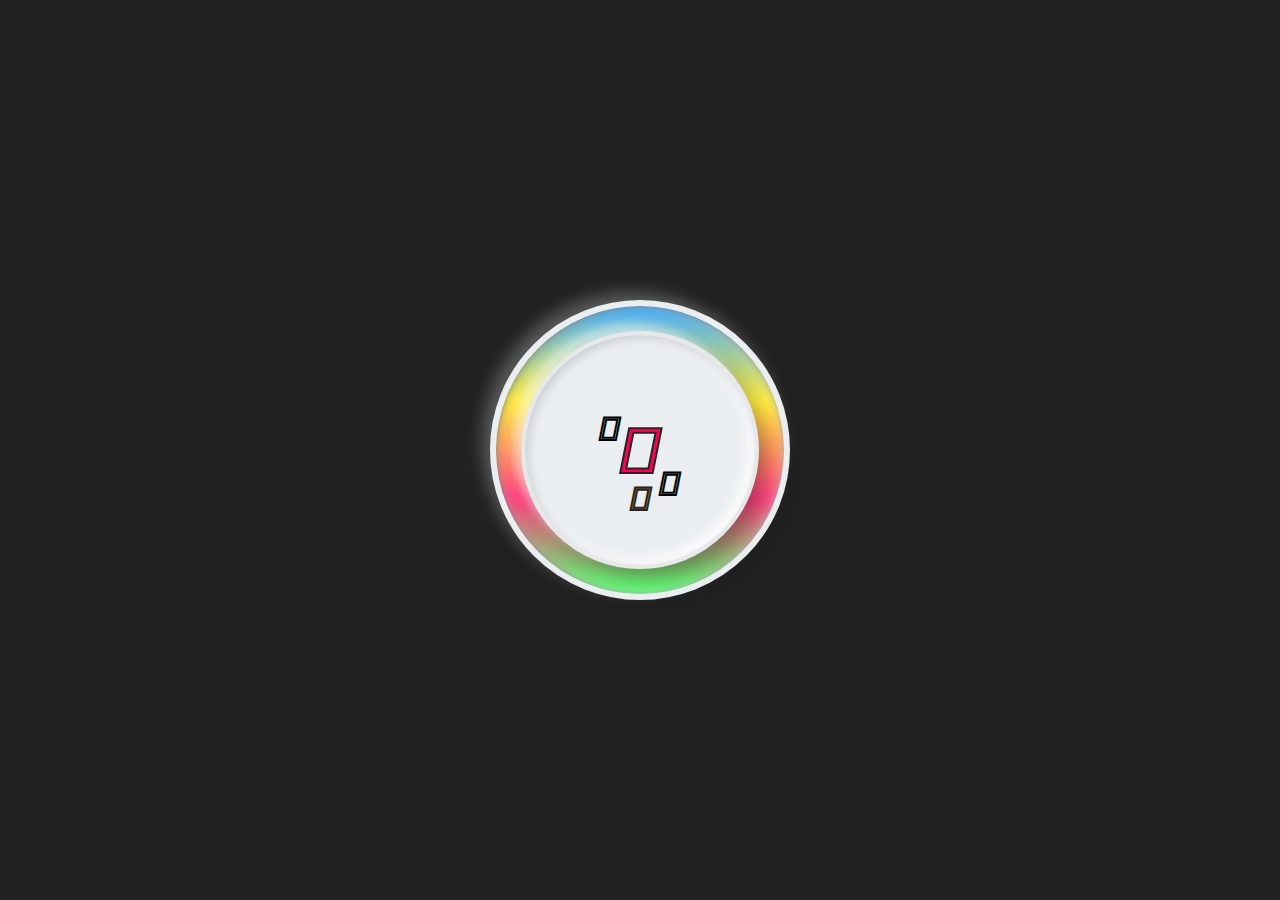
<file: index.html>
<!DOCTYPE html>
<html>
    <head>
        <title>
            Aagam Portfolio Site
        </title>
        <meta charset="utf-8">
        <meta name="viewport" content="width=device-width,initial-scale=1">
        <link rel="icon" type="image/x-icon" href="./images/logo.jpg">
        <!----CSS---->
        <link rel="stylesheet" href="css/style.css" type="text/css">
        <link rel="stylesheet" href="css/pink.css" type="text/css">

        <link rel="stylesheet" class="alt-style" title="pink" href="./css/pink.css" type="text/css">
        <link rel="stylesheet" class="alt-style" title="blue" href="./css/blue.css" type="text/css">
        <link rel="stylesheet" class="alt-style" title="yellow" href="./css/yellow.css" type="text/css">
        <link rel="stylesheet" class="alt-style" title="orange" href="./css/orange.css" type="text/css">
        <link rel="stylesheet" class="alt-style" title="green" href="./css/green.css" type="text/css">

        <link rel="stylesheet" href="./css/styleSwitcher.css" type="text/css">
        <link rel="stylesheet" 
        href="https://cdnjs.cloudflare.com/ajax/libs/font-awesome/6.1.0/css/all.min.css"
        integrity="sha512-10/jx2EXwxxWqCLX/hHth/vu2KY3jCF70dCQB8TSgNjbCVAC/8vai53GfMDrO2Emgwccf2pJqxct9ehpzG+MTw==" 
        crossorigin="anonymous" referrerpolicy="no-referrer" />

        <link rel="stylesheet" href="https://stackpath.bootstrapcdn.com/font-awesome/4.7.0/css/font-awesome.min.css">
        <link rel="preconnect" href="https://fonts.googleapis.com">
        <link rel="preconnect" href="https://fonts.gstatic.com" crossorigin>
        <link href="https://fonts.googleapis.com/css2?family=Rubik:ital,wght@0,500;0,700;1,900&display=swap" rel="stylesheet">
        <link href="https://fonts.googleapis.com/css2?family=Montserrat:wght@400;500;600;700&display=swap" rel="stylesheet">
    </head>

    <div class="preloader">
    <div class="loader">
        <div class="rocket">
          <i class="fa-solid fa-rocket"></i>
          <i class="fa-solid fa-fire"></i>
          <i class="fa-solid fa-cloud" style="--i:0"></i>
          <i class="fa-solid fa-cloud" style="--i:1"></i>
          <i class="fa-solid fa-cloud" style="--i:2"></i>
          <i class="fa-solid fa-cloud" style="--i:3"></i>
        </div>
        <span><i></i></span>
      </div>
    </div> 


    <body class="dark">
        <!---main container-->
        <div class="main-container">
            <div class="aside">
               <div class="asider-inner">
                <div class="logo">
                    <a href="#">Aagam</a>
                </div>

                <div class="nav-toggle"> 
                    <span>
                        
                    </span>
                </div>

                <ul class="nav">
                    <li>
                        <a href="#home" class="active"><i class="fa fa-home" aria-hidden="true"></i>Home</a>
                    </li>
                    <li>
                        <a href="#about"><i class="fa fa-user" aria-hidden="true"></i>About</a>
                    </li>
                    <li>
                        <a href="#blog"><i class="fa fa-product-hunt" aria-hidden="true"></i>Projects</a>
                    </li>
                    <li>
                        <a href="#service"><i class="fa fa-list" aria-hidden="true"></i>Domains</a>
                    </li>
                    <li>
                        <a href="#portfolio"><i class="fa fa-certificate" aria-hidden="true"></i>Certificate</a>
                    </li>
                    <li>
                        <a href="#contact"><i class="fa fa-comment" aria-hidden="true"></i>Contact</a>
                    </li>

                </ul>

                <div class="copyright-text">
                    &copy; 2023 | Aagam@gl01
                </div>
              </div>
            </div>

            <div class="main-content">
                <section class="home section active" id="home">
                    <div class="container">
                        <div class="intro">
                            <img src="./images/newImageMe.jpg" alt="profile" class="shadow-dark">
                            <h1>Aagam Jain</h1>
                            <p>Full stack developer || Pre Final undergraduate</p>
                            <div class="social">
                               <a href="https://www.linkedin.com/in/aagam-jain-gl01/" target="_blank"><i class="fa fa-linkedin" aria-hidden="true"></i></a>
                               <a href="https://www.instagram.com/jain.aagam.124/" target="_blank"><i class="fa fa-instagram" aria-hidden="true"></i></a>
                               <a href="https://github.com/getlost01" target="_blank"><i class="fa fa-github" aria-hidden="true"></i></a>
                               <a href="https://www.stopstalk.com/user/profile/Getlost01" target="_blank"><i class="fa fa-ban" aria-hidden="true"></i></a>
                            </div>
                        </div>
                    </div>
                </section>





                <section class="about section" id="about">
                    <div class="container">
                        <div class="row">
                            <div class="section-title padd-15">
                               <h2>About me</h2>
                            </div>
                        </div>
                        <div class="row">
                            <div class="about-con padd-15">
                                <div class="row">
                                    <div class="about-text padd-15">
                                        <h3>
                                            I'm Aagam Jain and <span> Potential Learner (^_^)</span>
                                        </h3>
                                        <p>
                                            Hi! My name is Aagam Jain. I'm a very dedicated and hardworking person who always thrives working on end-to-end products.
                                             With my experience and knowledge, I learn many skills and make many successful projects.
                                             I enjoyed every step of creation, learning, development, and collaboration.
                                        </p>
                                    </div>
                                </div>
                                <div class="row">
                                    <div class="personal-info padd-15">
                                        <div class="row">
                                            <div class="info-item padd-15">
                                                <p>Degree Persuing: <span> B-Tech C.S.E </span></p>
                                            </div>
                                            <div class="info-item padd-15">
                                                <p>Graduation Year: <span> 2024 </span></p>
                                            </div>
                                            <div class="info-item padd-15">
                                                <p>Age: <span> 21 </span></p>
                                            </div>
                                            <div class="info-item padd-15">
                                                <p>City: <span> Lalitpur (U.P) </span></p>
                                            </div>
                                            <div class="info-item padd-15">
                                                <p>E-mail: <span> aagamjain573 @gmail.com </span></p>
                                            </div>
                                            <div class="info-item padd-15">
                                                <p>FreeLance / Intern: <span> Available </span></p>
                                            </div>
                                        </div>
                                        <div class="row">
                                            <div class="buttons">
                                                <a href="https://docs.google.com/document/d/1kqJ16duGprASGlyAyKkT2o8Bh09reb6WLNxZLC_KqbY/edit?usp=sharing" target="_blank" class="btn">Download CV</a>
                                                <a href="#contact" class="btn hire-me" data-section-index="1">Hire Me</a>
                                            </div>
                                        </div>
                                    </div>
                                    <div class="skills padd-15">
                                        <div class="row">
                                            <div class="skill-items padd-15">
                                                <h5>Front End(Bootstrap, React, and Javascript)</h5>
                                                <div class="progress">
                                                    <div class="progress-in" style="width: 90%"></div>
                                                </div>
                                            </div>
                                            <div class="skill-items padd-15">
                                                <h5>Back End(NodeJs, Express, SQL, MongoDB, ...)</h5>
                                                <div class="progress">
                                                    <div class="progress-in" style="width: 95%"></div>
                                                </div>
                                            </div>
                                            <div class="skill-items padd-15">
                                                <h5>Data Structure and Algorithm</h5>
                                                <div class="progress">
                                                    <div class="progress-in" style="width: 85%"></div>
                                                </div>
                                            </div>
                                            <div class="skill-items padd-15">
                                                <h5>Competitive Programming</h5>
                                                <div class="progress">
                                                    <div class="progress-in" style="width: 85%"></div>
                                                </div>
                                            </div>
                                        </div>
                                    </div>
                                </div>

                                <div class="row">
                                    <div class="education padd-15">
                                         <h3 class="title">Education</h3>
                                         <div class="row">
                                           <div class="timeline-box">
                                             <div class="timeline shadow-dark">
                                                <!-- Item 1 -->
                                              <div class="timeline-item">
                                                 <div class="circle-dot"></div>
                                                 <h6 class="timeline-date">
                                                    <i class="fa fa-calendar" aria-hidden="true"></i> 2020 - Present
                                                 </h6>
                                                 <h4 class="timeline-title">Bachelor of Technology in Computer Science</h4>
                                                 <p class="timeline-text">Currently, I am a Pre Final undergraduate at <a href="http://csjmu.ac.in/school-of-engineering-and-technology" target="_blank"><span>UIET CSJM 
                                                    University Kanpur</span></a> , here I am studying Computer Science to pursuing my technical degree in the subject of Engineering. </p>
                                              </div>
                                                <!-- Item 2 -->
                                            <div class="timeline-item">
                                                <div class="circle-dot"></div>
                                                <h6 class="timeline-date">
                                                   <i class="fa fa-calendar" aria-hidden="true"></i> 2007 - 2019 
                                                </h6>
                                                <h4 class="timeline-title">Primary and Secondary Education</h4>
                                                <p class="timeline-text">I have completed all my primary and secondary from <a href="http://sdslalitpur.org/" target="_blank"><span>St. Dominic Savio convent
                                                    School Lalitpur</span></a> through ICSE Board with my subjects of P.C.M & CS. </p>
                                             </div>
                                           </div>
                                           </div>
                                        </div>
                                    </div>
                                    <div class="experience padd-15">
                                        <h3 class="title">Experience</h3>
                                        <div class="row">
                                            <div class="timeline-box">
                                              <div class="timeline shadow-dark">
                                                 <!-- Item 1 -->
                                               <div class="timeline-item">
                                                  <div class="circle-dot"></div>
                                                  <h6 class="timeline-date">
                                                     <i class="fa fa-calendar" aria-hidden="true"></i> July 2021 - Jan 2022
                                                  </h6>
                                                  <h4 class="timeline-title"> Codechef UIET Kanpur Club </h4>
                                                  <p class="timeline-text">I have completed a 6-month tenure as <a href="https://drive.google.com/file/d/151oKJxcRM2oRaJBzFfv3NCact62H9kq5" target="_blank"><span>Club leader</span></a>  of the Codechef UIET Kanpur chapter and as president, I have hosted 5+ coding contests and 10+ virtual events. </p>
                                               </div>
                                                 <!-- Item 2 -->
                                             <div class="timeline-item">
                                                 <div class="circle-dot"></div>
                                                 <h6 class="timeline-date">
                                                    <i class="fa fa-calendar" aria-hidden="true"></i> Jul 2021 - Dec 2021
                                                 </h6>
                                                 <h4 class="timeline-title">E-Cell IIT Bombay</h4>
                                                 <p class="timeline-text">I have completed my 6-month tenure with E-Cell IIT Bombay join as a<a href="https://drive.google.com/file/d/1HxX9pfWKnmOu65i4T4zXjJJEmOv6Emi0/view" target="_blank"><span> 
                                                    Campus Representative </span></a> program, here I promote and learn much more about Entrepreneurship and how to begin your StartUp. </p>
                                              </div>
                                               <!-- Item 2 -->
                                             <div class="timeline-item">
                                                <div class="circle-dot"></div>
                                                <h6 class="timeline-date">
                                                   <i class="fa fa-calendar" aria-hidden="true"></i> Jul 2021 - Nov 2021
                                                </h6>
                                                <h4 class="timeline-title">Coding Ninja</h4>
                                                <p class="timeline-text">I have complete my 5-month tenure with Coding Ninja join as a <a href="https://drive.google.com/file/d/1sEwl7MsHv4ktfawxL6MMUc7nWglt8nIU/view" target="_blank"><span> 
                                                    Campus Ambassador </span></a> program, with the help of Coding Ninja I try to influence the coding culture in our college.</p>
                                             </div>
                                            </div>
                                            </div>
                                         </div>
                                    </div>
                                </div>
                            </div>
                        </div>
                    </div>
                </section>

                



                <section class="services section" id="service">
                    <div class="container">
                        <div class="row">
                            <div class="section-title padd-15">
                               <h2>Domains</h2>
                            </div>
                        </div>
                        <div class="row">

                            <div class="services-item padd-15">
                                <div class="service-item-inner">
                                    <div class="icon"><i class="fa fa-desktop" aria-hidden="true"></i></div>
                                    <h4>Full stack Web Development</h4>
                                    <p><strong>Front End Development</strong></p>
                                    <p>Tailwind CSS, Bootstrap, React, NextJS</p>
                                    <p><strong>Backend End Development</strong></p>
                                    <p>NodeJS, ExpressJS, Postgre SQL, Mongoose, REST APIs, NestJS </p>
                                    <a href="https://github.com/getlost01?tab=repositories" target="_blank"><span class="outer-links">View Projects</span></a>
                                </div>
                            </div>

                            <div class="services-item padd-15">
                                <div class="service-item-inner">
                                    <div class="icon"><i class="fa fa-object-group" aria-hidden="true"></i></div>
                                    <h4>Data Structure and Algorithms</h4>
                                    <p>Algorithmic-Toolbox : <a href="https://github.com/getlost01/ALGORITHMIC-TOOLBOX" target="_blank"><span class="outer-links">My Codes</span></a></p>
                                    <p>College-DSA Repo : <a href="https://github.com/getlost01/DSA" target="_blank"><span class="outer-links">My Codes</span></a></p>
                                    <p>College-DAA Repo : <a href="https://github.com/getlost01/DAA" target="_blank"><span class="outer-links">My Codes</span></a></p>
                                </div>
                            </div>

                            <div class="services-item padd-15">
                                <div class="service-item-inner">
                                    <div class="icon"><i class="fa fa-code" aria-hidden="true"></i></div>
                                    <h4>Competitive Programming</h4>
                                    <p>CodeChef : <a href="https://www.codechef.com/users/getlost01" target="_blank"><span class="outer-links">Getlost01</span></a><br>
                                    CodeForces : <a href="https://codeforces.com/profile/getlost01" target="_blank"><span class="outer-links">Getlost01</span></a> <br>
                                    HackerRank : <a href="https://www.hackerrank.com/getlost01" target="_blank"><span class="outer-links">Getlost01</span></a></p>
                                </div>
                            </div>

                            <div class="services-item padd-15">
                                <div class="service-item-inner">
                                    <div class="icon"><i class="fa fa-file-code-o" aria-hidden="true"></i></div>
                                    <h4>Languages</h4>
                                    <p>Programming Languages : <br> <a href="https://github.com/getlost01" target="_blank"><span class="outer-links"> C / C++ / Java </span></a></p>
                                    <p>Developement Languages : <br><a href="https://github.com/getlost01" target="_blank"><span class="outer-links">HTML / CSS / Javascript / PHP / SQL </span></a></p>
                                </div>
                            </div>

                            <div class="services-item padd-15">
                                <div class="service-item-inner">
                                    <div class="icon"><i class="fa fa-pencil-square-o" aria-hidden="true"></i></div>
                                    <h4>Blog Writing</h4>
                                    <p>CodeChef Blogs : <a href="https://discuss.codechef.com/u/getlost01" target="_blank"><span class="outer-links">My Blogs</span></a></p>
                                    <p>BlogSpot Blogs : <a href="https://learningcompprogramming.blogspot.com" target="_blank"><span class="outer-links">My Blogs</span></a></p>
                                </div>
                            </div>

                            <div class="services-item padd-15">
                                <div class="service-item-inner">
                                    <div class="icon"><i class="fa fa-users" aria-hidden="true"></i></div>
                                    <h4>Community Management</h4>
                                    <p>CodeChef UIET-K : <a href="https://www.codechef.com/campus_chapter/CodeChef_UIET_Kanpur_Chapter" target="_blank"><span class="outer-links">President</span></a></p>
                                    <p>E-Cell IIT Bombay: <a href="https://www.ecell.in/certificate/certi?email=aagamjain573@gmail.com&year=2021-2022" target="_blank"><span class="outer-links">Campus Manager</span></a></p>
                                </div>
                            </div>
                        </div>
                    </div> 
                </section>


                <section class="Portfolio services section" id="portfolio">
                    <div class="container">
                        <div class="row">
                            <div class="section-title padd-15">
                               <h2>Certificate</h2>
                            </div>
                        </div>
                        <div class="row">
                            <div class="services-item padd-15">
                                <div class="service-item-inner">
                                    <div class="icon"><i class="fa fa-first-order" aria-hidden="true"></i></div>
                                    <h4>ICPC</h4>
                                    <p>Asia Amritapuri-2021 : <a href="https://drive.google.com/file/d/1-YZRHyLj0wBnMbw6xYK0HEoM8eWnnaz8/view?usp=sharing" target="_blank"><span class="outer-links">View Certificate</span></a></p>
                                    <p>Asia Kanpur-2022 : <a href="https://drive.google.com/file/d/16C7QehaFL3IvWsP9zYYMJTstEXJqtgDZ/view" target="_blank"><span class="outer-links">View Certificate</span></a></p>
                                </div>
                            </div>

                            <div class="services-item padd-15">
                                <div class="service-item-inner">
                                    <div class="icon"><i class="fa fa-first-order" aria-hidden="true"></i></div>
                                    <h4>SnacKDown</h4>
                                    <p>SnacKDown-2021 : <a href="https://drive.google.com/file/d/1K-nm4O1k7FHf_Fl3mPUIW8AqXsZcQoOe/view" target="_blank"><span class="outer-links">View Certificate</span></a></p>
                                </div>
                            </div>


                            <div class="services-item padd-15">
                                <div class="service-item-inner">
                                    <div class="icon"><i class="fa fa-window-restore" aria-hidden="true"></i></div>
                                    <h4>Front End Development</h4>
                                    <p>Coursera : <a href="https://coursera.org/share/7bdc5970ab3afe25a7cad201ac4518ad" target="_blank"><span class="outer-links">View Certificate</span></a></p>
                                </div>
                            </div>


                            <div class="services-item padd-15">
                                <div class="service-item-inner">
                                    <div class="icon"><i class="fa fa-window-restore" aria-hidden="true"></i></div>
                                    <h4>Algorithmic-Toolbox</h4>
                                    <p>Coursera : <a href="https://coursera.org/share/69b1e85149800c6adf3e3c87f6a38df7" target="_blank"><span class="outer-links">View Certificate</span></a></p>
                                </div>
                            </div>


                            <div class="services-item padd-15">
                                <div class="service-item-inner">
                                    <div class="icon"><i class="fa fa-code" aria-hidden="true"></i></div>
                                    <h4>Problem Solving</h4>
                                    <p>intermediate : <a href="https://www.hackerrank.com/certificates/d5dbaae46173" target="_blank"><span class="outer-links">View Certificate</span></a></p>
                                    <p>Basic : <a href="https://www.hackerrank.com/certificates/3c729a3928f4" target="_blank"><span class="outer-links">View Certificate</span></a></p>
                                </div>
                            </div>

                        
                            <div class="services-item padd-15">
                                <div class="service-item-inner">
                                    <div class="icon"><i class="fa fa-file-code-o" aria-hidden="true"></i></div>
                                    <h4>Languages</h4>
                                    <p>Java : <a href="https://www.hackerrank.com/certificates/809f524954e5" target="_blank"><span class="outer-links">View Certificate</span></a></p>
                                    <p>Javascript : <a href="https://www.hackerrank.com/certificates/d2dcdd2cfbda" target="_blank"><span class="outer-links">View Certificate</span></a></p>
                                </div>
                            </div>


                            <div class="services-item padd-15">
                                <div class="service-item-inner">
                                    <div class="icon"><i class="fa fa-file-code-o" aria-hidden="true"></i></div>
                                    <h4>Framework / Libraries</h4>
                                    <p>React : <a href="https://www.hackerrank.com/certificates/5b5900b6f9e8" target="_blank"><span class="outer-links">View Certificate</span></a></p>
                                </div>
                            </div>


                            <div class="services-item padd-15">
                                <div class="service-item-inner">
                                    <div class="icon"><i class="fa fa-users" aria-hidden="true"></i></div>
                                    <h4>Community Work</h4>
                                    <p>CodeChef UIET-K : <a href="https://drive.google.com/file/d/151oKJxcRM2oRaJBzFfv3NCact62H9kq5" target="_blank"><span class="outer-links">View Certificate</span></a></p>
                                    <p>E-Cell IIT Bombay : <a href="https://drive.google.com/file/d/1HxX9pfWKnmOu65i4T4zXjJJEmOv6Emi0/view?usp=sharing" target="_blank"><span class="outer-links">View Certificate</span></a></p>
                                    <p>Coding Ninja : <a href="https://drive.google.com/file/d/1sEwl7MsHv4ktfawxL6MMUc7nWglt8nIU/view?usp=sharing" target="_blank"><span class="outer-links">View Certificate</span></a></p>
                                </div>
                            </div>
                        </div>
                    </div> 
                </section>



                <section class="blog section" id="blog">
                    <div class="container">
                        <div class="row">
                            <div class="section-title padd-15">
                               <h2>Latest Projects</h2>
                            </div>
                        </div>
                        <div class="row">


                            <div class="blog-item padd-15">
                                <div class="blog-item-inner shadow-dark">
                                    <div class="blog-img">
                                        <img src="images/postman.png" alt="blog">
                                        <div class="blog-date">
                                            26 Dec 2022
                                        </div>
                                    </div>
                                    <div class="blog-info">
                                        <h4 class="blog-title"> Postgre-APIs-App </h4>
                                        <p class="blog-discription">TThis is a Node.js Blog REST APIs App web application that allows users to create, read, update, and delete (CRUD) blog posts.
                                            This is the assignment given by eazypg.in for a fullstack intern.</p>
                                        <p class="blog-tags"> Visit : <a href="https://documenter.getpostman.com/view/25076245/2s8Z6vaEwE">Here</a> </p>
                                        <p class="blog-tags"> Tags : <a href="https://github.com/getlost01/Postgre-APIs-App">NodeJS, Express Router, PostgreSQL, Javascript, Postman</a> </p>
                                    </div>
                                </div>
                            </div>


                            <div class="blog-item padd-15">
                                <div class="blog-item-inner shadow-dark">
                                    <div class="blog-img">
                                        <img src="images/inventory app.png" alt="blog">
                                        <div class="blog-date">
                                            13 Dec 2022
                                        </div>
                                    </div>
                                    <div class="blog-info">
                                        <h4 class="blog-title">Inventory App</h4>
                                        <p class="blog-discription">This is the react inventory management application for managing dynamic inventory, on the Product page.
                                            This is the assignment given by wendor for a fullstack intern.  </p>
                                        <p class="blog-tags"> Visit : <a href="https://inventoryapp-aagam.netlify.app/">Here</a> </p>
                                        <p class="blog-tags">Tags : <a href="https://github.com/getlost01/InventoryAppFrontend">NodeJS, React, Mongoose, CORS, JWT, BCRYPT Javascript, CSS</a>  </p>
                                    </div>
                                </div>
                            </div>


                            <div class="blog-item padd-15">
                                <div class="blog-item-inner shadow-dark">
                                    <div class="blog-img">
                                        <img src="images/uietconnect.png" alt="blog">
                                        <div class="blog-date">
                                            Mid-Nov 2022
                                        </div>
                                    </div>
                                    <div class="blog-info">
                                        <h4 class="blog-title"> UIET Connect</h4>
                                        <p class="blog-discription">To connect with the UIET alums community and seniors, this platform support juniors in getting news & updates on alums and facilitates them to interact with alums.</p>
                                        <p class="blog-tags"> Visit : <a href="https://uietconnect.onrender.com/" target="_blank"> Link </a> </p>
                                        <p class="blog-tags"> Tags : <a href="https://github.com/getlost01/connectuiet" target="_blank"> NodeJS, React, Mongoose, CORS, JWT, BCRYPT Javascript, CSS </a> </p>
                                    </div>
                                </div>
                            </div>


                            <div class="blog-item padd-15">
                                <div class="blog-item-inner shadow-dark">
                                    <div class="blog-img">
                                        <img src="images/votingms.jpeg" alt="blog">
                                        <div class="blog-date">
                                            Mid-Nov 2022
                                        </div>
                                    </div>
                                    <div class="blog-info">
                                        <h4 class="blog-title"> Voting Managment System</h4>
                                        <p class="blog-discription"> This DBMS project have developed on PHP, MYSql, and web technologies. For college project.</p>
                                        <p class="blog-tags"> Visit : <a href="http://localhost/dashboard">Link</a> </p>
                                        <p class="blog-tags"> Tags : <a href="https://github.com/getlost01/VotingManagmentSystem">Javascript, CSS, HTML, PHP, MYSql, Apache server, PHP Admin</a> </p>
                                    </div>
                                </div>
                            </div>


                            <div class="blog-item padd-15">
                                <div class="blog-item-inner shadow-dark">
                                    <div class="blog-img">
                                        <img src="images/mealPlanner.png" alt="blog">
                                        <div class="blog-date">
                                            Mid-Aug 2022
                                        </div>
                                    </div>
                                    <div class="blog-info">
                                        <h4 class="blog-title"> Meal Planner </h4>
                                        <p class="blog-discription">The meal planner is a simple diet and calories management web app, this helps users to find a specific amount of calories per day needed to consume.
                                            This is the assignment given by evolv fit </p>
                                        <p class="blog-tags"> Visit : <a href="https://famous-overalls-goat.cyclic.app/">Here </a> </p>
                                        <p class="blog-tags"> Tags : <a href="https://github.com/getlost01/meal-planner-API">Html, CSS, Javascript, NodeJS, ExpressJS, Bootstrap, EJS, MongoDB, Heruko </a> </p>
                                    </div>
                                </div>
                            </div>


                            <div class="blog-item padd-15">
                                <div class="blog-item-inner shadow-dark">
                                    <div class="blog-img">
                                        <img src="images/abitIcon.png" alt="blog">
                                        <div class="blog-date">
                                            Mid-July 2022
                                        </div>
                                    </div>
                                    <div class="blog-info">
                                        <h4 class="blog-title"> ABitShort </h4>
                                        <p class="blog-discription">This is link shortner WEB Application, which can be used to perform link shortning operation. This application also provide custom link creation and password protection feature.</p>
                                        <p class="blog-tags"> Visit : <a href="https://good-ruby-rhinoceros-shoe.cyclic.app/" target="_blank"> Link </a> </p>
                                        <p class="blog-tags"> Tags : <a href="https://github.com/getlost01/linkshortner" target="_blank"> HTML , CSS , Bootstap , Javascript , nodeJS , expressJS , EJS , Mongoose Atlas </a> </p>
                                    </div>
                                </div>
                            </div>

                            <div class="blog-item padd-15">
                                <div class="blog-item-inner shadow-dark">
                                    <div class="blog-img">
                                        <img src="images/cp calender.png" alt="blog">
                                        <div class="blog-date">
                                            1 June 2022
                                        </div>
                                    </div>
                                    <div class="blog-info">
                                        <h4 class="blog-title"> CP Contest Calendar </h4>
                                        <p class="blog-discription">This extension is very useful for programmers who do Competitive Programming, this extension provides upcoming CP contest details of different platforms.</p>
                                        <p class="blog-tags"> Visit : <a href="https://chrome.google.com/webstore/detail/cp-contest-calendar/nchadgecfkcdikollfdhgobmjoeaiegd">Here</a> </p>
                                        <p class="blog-tags"> Tags : <a href="https://github.com/getlost01/cp-contest-calender"> Html, CSS, Javascript, Chrome Web Api, Clist API</a> </p>
                                    </div>
                                </div>
                            </div>


                            <div class="blog-item padd-15">
                                <div class="blog-item-inner shadow-dark">
                                    <div class="blog-img">
                                        <img src="images/color picker.png" alt="blog">
                                        <div class="blog-date">
                                            17 April 2022
                                        </div>
                                    </div>
                                    <div class="blog-info">
                                        <h4 class="blog-title">Vibrant Color Dropper</h4>
                                        <p class="blog-discription"> A Powerful Color Dropper Tool to extract Colors from a browser tab, and also save recent used colors. </p>
                                        <p class="blog-tags"> Visit : <a href="https://chrome.google.com/webstore/detail/vibrant-color-dropper/fcekakhpgmlaihglgajajbceajnhlgfn">Here</a> </p>
                                        <p class="blog-tags">Tags : <a href="https://github.com/getlost01/color-picker-updated">Html, CSS, Javascript, Chrome Web Api</a>  </p>
                                    </div>
                                </div>
                            </div>


                            <div class="blog-item padd-15">
                                <div class="blog-item-inner shadow-dark">
                                    <div class="blog-img">
                                        <img src="images/coa.png" alt="blog">
                                        <div class="blog-date">
                                            Mid-may 2022
                                        </div>
                                    </div>
                                    <div class="blog-info">
                                        <h4 class="blog-title"> Basic Computer and Architecture Simulator</h4>
                                        <p class="blog-discription">A Computer Organisation and Architecture project on basic computer functioning and visualization.</p>
                                        <p class="blog-tags"> Visit : <a href="https://computer1-aagam.netlify.app/" target="_blank"> Link </a> </p>
                                        <p class="blog-tags"> Tags : <a href="https://github.com/getlost01/computer1" target="_blank"> Javascript, COA logic, Html </a> </p>
                                    </div>
                                </div>
                            </div>


                            <div class="blog-item padd-15">
                                <div class="blog-item-inner shadow-dark">
                                    <div class="blog-img">
                                        <img src="images/link share.png" alt="blog">
                                        <div class="blog-date">
                                            22 mar 2022
                                        </div>
                                    </div>
                                    <div class="blog-info">
                                        <h4 class="blog-title"> Link Share</h4>
                                        <p class="blog-discription"> This is the full stack project which include both front-end and back-end. In this link-share app user make a link and send that link to reciever via email or via copying it. </p>
                                        <p class="blog-tags"> Visit : <a href="https://link-share-app.netlify.app">Link</a> </p>
                                        <p class="blog-tags"> Tags : <a href="https://github.com/getlost01/dlink-share">Html, CSS, Javascript, NodeJS, ExpressJS, MongoDB, Heruko</a> </p>
                                    </div>
                                </div>
                            </div>


                            <div class="blog-item padd-15">
                                <div class="blog-item-inner shadow-dark">
                                    <div class="blog-img">
                                        <img src="images/site saver.png" alt="blog">
                                        <div class="blog-date">
                                            27 march 2022
                                        </div>
                                    </div>
                                    <div class="blog-info">
                                        <h4 class="blog-title"> Site Saver Extension </h4>
                                        <p class="blog-discription">This extension is a site saver extension which allow user to save their important sites and link in one place. In just one click user can save their sites. </p>
                                        <p class="blog-tags"> Visit : <a href="https://chrome.google.com/webstore/detail/site-saver/bhfelhfpjghfmhogedjnlmdpkbhmjhlf">Here </a> </p>
                                        <p class="blog-tags"> Tags : <a href="https://github.com/getlost01/site-saver"> Html, CSS, Javascript, Chrome Web Api</a> </p>
                                    </div>
                                </div>
                            </div>


                            <div class="blog-item padd-15">
                                <div class="blog-item-inner shadow-dark">
                                    <div class="blog-img">
                                        <img src="images/mini projects.png" alt="blog">
                                        <div class="blog-date">
                                            09 feb 2022
                                        </div>
                                    </div>
                                    <div class="blog-info">
                                        <h4 class="blog-title"> Responsive Web Pages </h4>
                                        <p class="blog-discription">These are Responsive Web Page which featured with different features and different domains of my learning.</p>
                                        <p class="blog-tags"> Visit : <a href="miniProjects/index.html" target="_blank"> Link </a> </p>
                                        <p class="blog-tags"> Tags : <a href="https://github.com/getlost01/MiniProjects.github.io" target="_blank"> HTML, CSS, Javascript </a> </p>
                                    </div>
                                </div>
                            </div>
                           

                        </div>
                    </div>
                </section>





                <section class="contact section" id="contact">
                    <div class="container">
                        <div class="row">
                            <div class="section-title padd-15">
                               <h2>Contact Me</h2>
                            </div>
                        </div>
                        <div class="row">
                            <div class="contact-info-item padd-15">
                                <div class="icon"><i class="fa fa-phone" aria-hidden="true"></i></div>
                                <h4>Call On</h4>
                                <p>+91 9305485633</p>
                            </div>

                            <div class="contact-info-item padd-15">
                                <div class="icon"><i class="fa fa-map-marker" aria-hidden="true"></i></div>
                                <h4>Reach Me</h4>
                                <p>UIET CSJM University Kanpur</p>
                            </div>

                            <div class="contact-info-item padd-15">
                                <div class="icon"><i class="fa fa-envelope" aria-hidden="true"></i></div>
                                <h4>E-Mail</h4>
                                <p>aagamjain573 @gmail.com</p>
                            </div>

                        </div>
                        <div class="row">
                            <div class="contact-form padd-15">
                                <form action="form-handler.php" method="post" netlify>
                                <div class="row">
                                    <div class="form-item col-6 padd-15">
                                        <div class="form-group">
                                          <input type="text" name="name" class="form-control" placeholder="Name*">
                                         </div>
                                        </div>

                                    <div class="form-item col-6 padd-15">
                                        <div class="form-group ">
                                          <input type="text" name="email" class="form-control" placeholder="E-mail*">
                                         </div>
                                    </div>
                                </div>

                                <div class="row">
                                    <div class="form-item  col-12 padd-15">
                                        <div class="form-group">
                                          <input type="text" name="subject" class="form-control" placeholder="Subject*">
                                         </div>
                                    </div>
                                </div>

                                 <div class="row">
                                    <div class="form-item   col-12 padd-15">
                                        <div class="form-group ">
                                          <textarea class="form-control" name="message" placeholder="Type Your Message Here...."></textarea>
                                         </div>
                                    </div>
                                </div>

                                <div class="row">
                                    <div class="form-item   col-12 padd-15">
                                        <div class="form-group ">
                                          <button type="submit" class="btn">Send Message</button>
                                         </div>
                                        </div>
                                    </div>
                                </div>
                            </form>
                            </div>
                        </div>
                    </div>
                </section>   
                
                
            </div>
        </div>
        <!---main container-->

        
        <!-- color-switch  -->

      <div class="style-switch">
           <div class="toggle-style-switcher">
            <i class="fa fa-sliders" aria-hidden="true"></i>
           </div>
           <h5>
               Style-Switch
           </h5>
           <ul>
            <li><a title="pink" id="defaultStyle1" style="background-color: #ec1839" onclick="setActiveStyle('pink')"></a></li>  
            <li><a title="blue" id="defaultStyle2" style="background-color: #2196f3" onclick="setActiveStyle('blue')"></a></li>
            <li><a title="orange" style="background-color: #fa5b0f" onclick="setActiveStyle('orange')"></a></li>
            <li><a title="yellow" style="background-color: #ffb400" onclick="setActiveStyle('yellow')"></a></li>
            <li><a title="green" style="background-color: #72b626" onclick="setActiveStyle('green')"></a></li>
          </ul>
          <h5>
              Display Mode
          </h5>
          <label><input type="radio" class="body-skin" name="body-style" value="light">&nbsp; Light</label>&nbsp;
          <label><input type="radio" class="body-skin" name="body-style" value="dark" checked="true">&nbsp; Dark</label>

       </div>


 <!-- javascript -->



 <script src="./javascript/styleswitch.js"></script>
    </body>
</html>
</file>
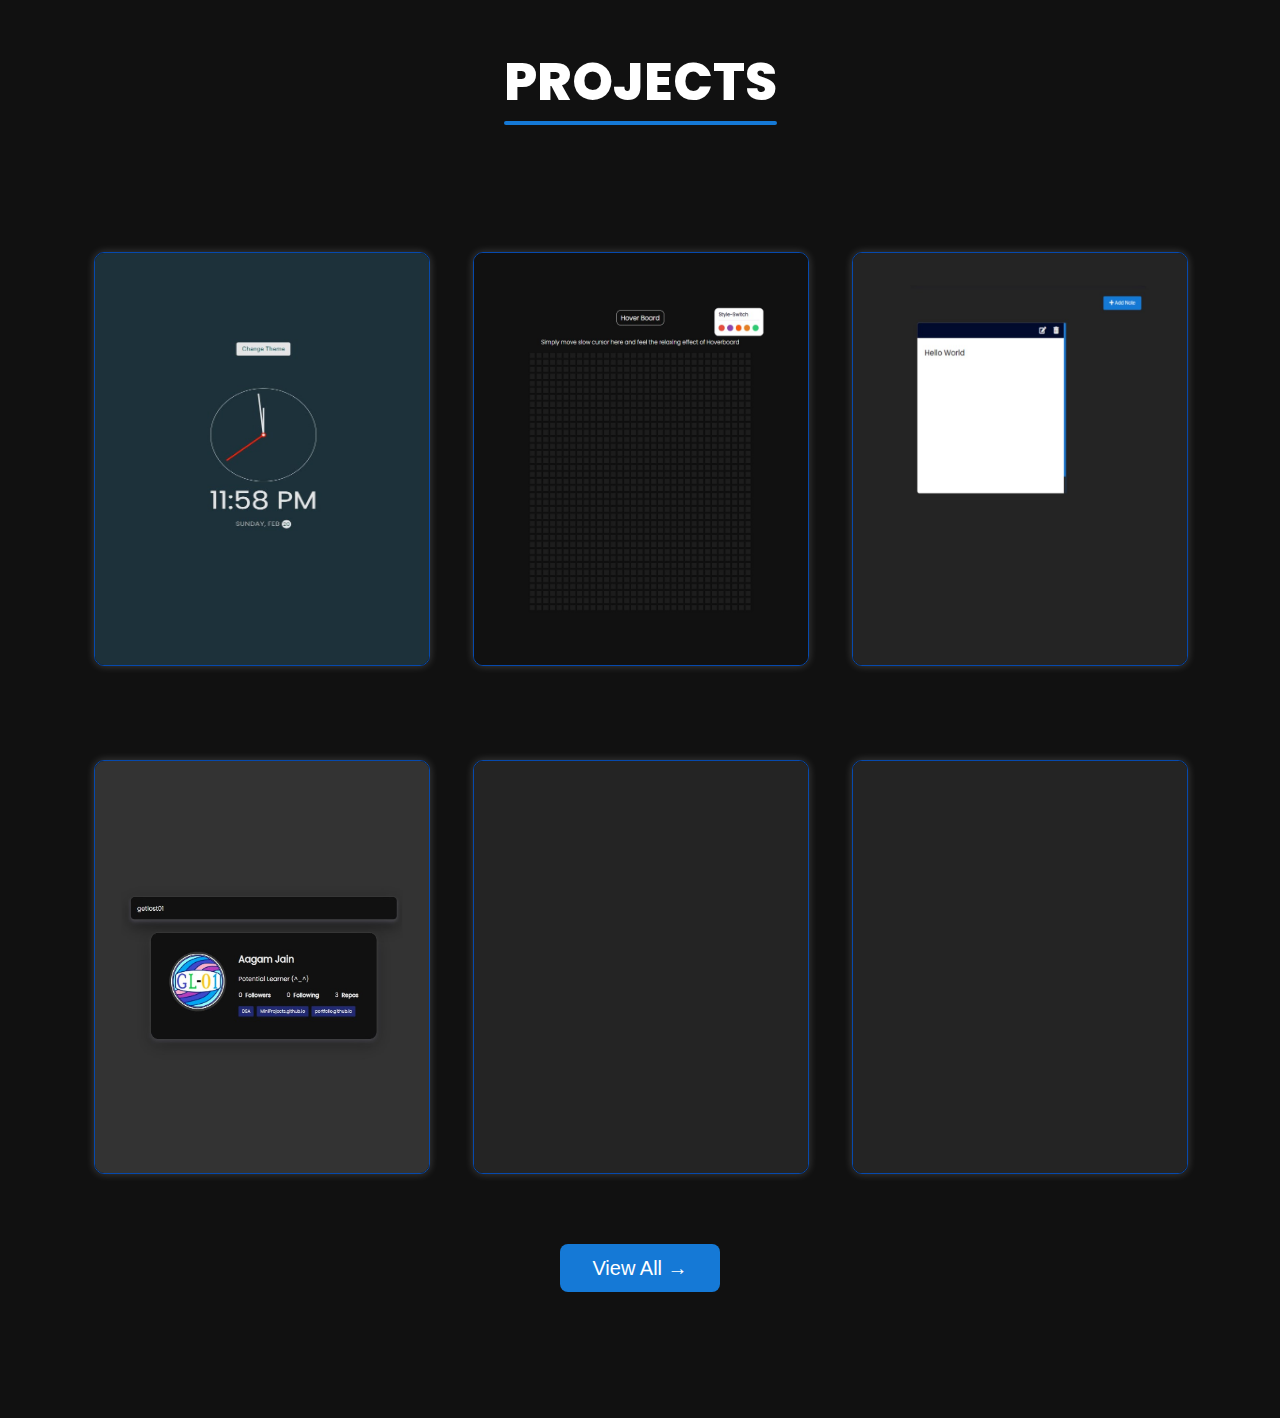
<file: miniProjects/index.html>
<!DOCTYPE html>
<html lang="en">
  <head>
    <meta charset="UTF-8" />
    <meta name="viewport" content="width=device-width, initial-scale=1.0" />
    <link rel="icon" type="image/x-icon" href="images/logo.jpg">
    <link rel="stylesheet" href="https://cdnjs.cloudflare.com/ajax/libs/font-awesome/5.14.0/css/all.min.css" integrity="sha512-1PKOgIY59xJ8Co8+NE6FZ+LOAZKjy+KY8iq0G4B3CyeY6wYHN3yt9PW0XpSriVlkMXe40PTKnXrLnZ9+fkDaog==" crossorigin="anonymous" />
    <link rel="stylesheet" href="style.css" />
    <title>Mini Projects</title>
  </head>
  
  <body>

<div class="project">
      <div class="projectContainer">
        <div class="projectTitleDiv">
          <h1 class="projectsTitle">PROJECTS</h1>
        </div>
		
        <div class="projectShowcase">
          <div class="showcaseWrapper">
            <div class="showcaseCard">
              <img src="images/themeClock.jpg" alt="" />
              <div class="info">
                <h1>Theme Clock</h1>
                <p>This is a virtual clock which allow user to change its theme.</p>
                <h3>WEB</h3>
                <a
                  href="https://portfolio-de-aagam.netlify.app/miniprojects/themeclock "
                  target="_blank"
                  class="btn"
                  >View Project</a
                >
              </div>
            </div>

            <div class="showcaseCard">
              <img src="images/hoverBoard.jpg" alt="" />
              <div class="info">
                <h1>Hover Board</h1>
                <p>
                  This is the virtual board on which user can draw relaxing patern by simply move curson on the board.
                </p>
                <h3>WEB</h3>
                <a
                  href="https://portfolio-de-aagam.netlify.app/miniprojects/hoverboard "
                  target="_blank"
                  class="btn"
                  >View Project</a
                >
              </div>
            </div>

            <div class="showcaseCard">
              <img src="images/nodePad.jpg" alt="" />
              <div class="info">
                <h1>Note Pad</h1>
                <p>
                  This is the notepad which allow user to write notes and also save these notes in the form of cookie data.
                </p>
                <h3>WEB</h3>
                <a
                  href="https://portfolio-de-aagam.netlify.app/miniprojects/notepad "
                  target="_blank"
                  class="btn"
                  >View Project</a
                >
              </div>
            </div>
          </div>

          <div class="showcaseWrapper">
            <div class="showcaseCard">
              <img src="images/githubProfile.jpg" alt="" />
              <div class="info">
                <h1>Github Profile</h1>
                <p>
                  This is the page which summarized the github profile of a particular user.
                </p>
                <h3>WEB</h3>
                <a
                  href="https://portfolio-de-aagam.netlify.app/miniprojects/githubprofile"
                  target="_blank"
                  class="btn"
                  >View Project</a
                >
              </div>
            </div>

              <div class="showcaseCard">
                <img src="images/coming.jpg" alt="" />
                <div class="info">
                  <h1>Coming Soon</h1>
                  <p>Coming Soon</p>
                  <h3>WEB</h3>
                  <a
                    href="https://portfolio-de-aagam.netlify.app"
                    target="_blank"
                    class="btn"
                    >View Project</a
                  >
                </div>
              </div>
  
              <div class="showcaseCard">
                <img src="images/coming.jpg" alt="" />
                <div class="info">
                  <h1>Coming Soon</h1>
                  <p>Coming Soon</p>
                  <h3>WEB</h3>
                  <a
                    href="https://portfolio-de-aagam.netlify.app"
                    target="_blank"
                    class="btn"
                    >View Project</a
                  >
                </div>
              </div>
          </div>

         
        </div>
        <a href="https://github.com/getlost01/MiniProjects.github.io" target="_blank"
          ><button class="viewAllBtn">View All &rarr;</button></a
        >
      </div>
    </div>
</body>
</html>
</file>
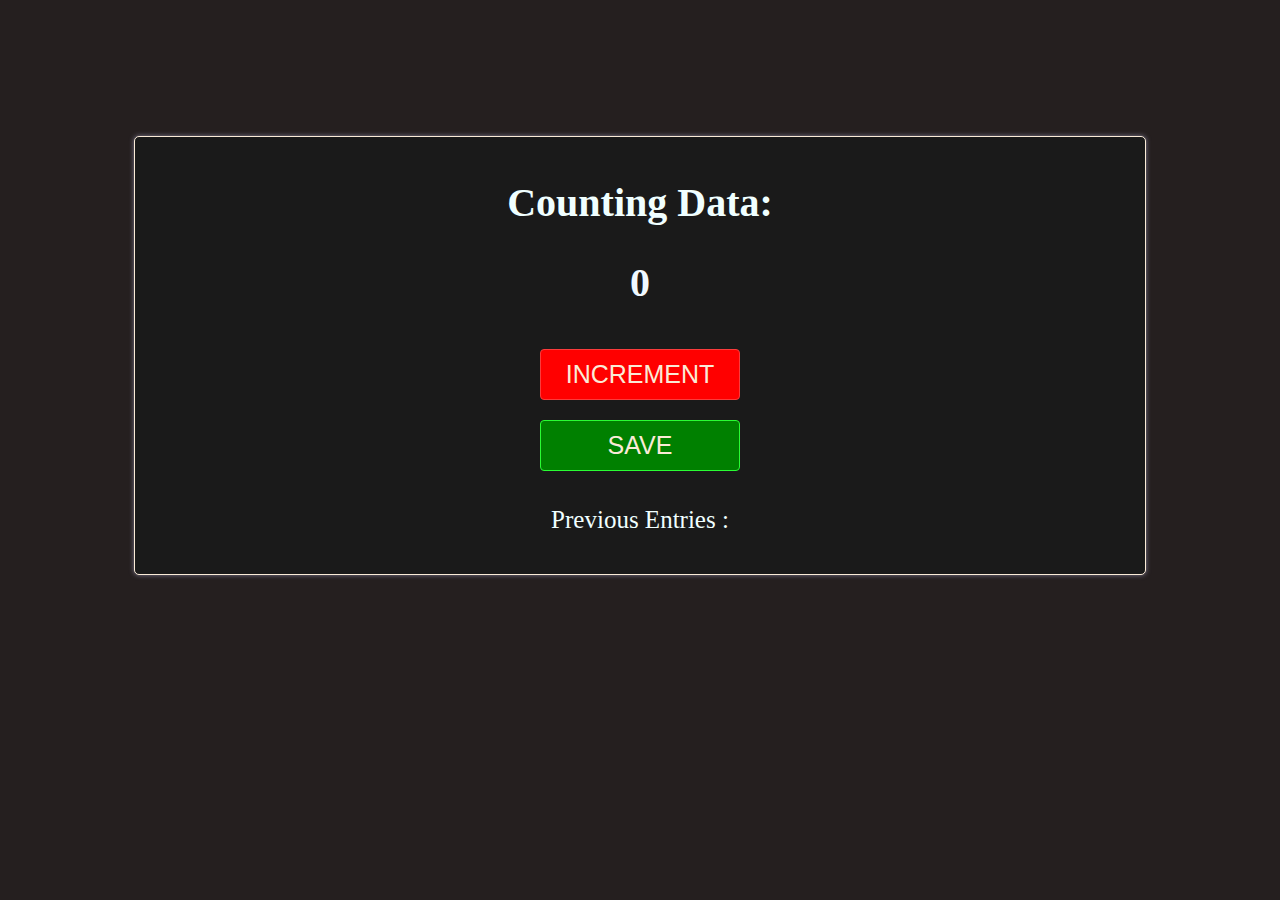
<file: miniProjects/countingApp/index.html>
<!DOCTYPE html>
<html lang="en">

<head>
  <meta charset="UTF-8">
  <link rel="icon" type="image/x-icon" href="images/logo.jpg">
  <meta name="viewport" content="width=device-width, initial-scale=1.0">
  <title>Counting App</title>
  <link rel="stylesheet" href="style.css">
</head>



<body>
  <div class="row">
  <h1>Counting Data:</h1>
  <h2 id="count">0</h2>
  <div><button id="inc" onclick="increment()">INCREMENT</button></div>
  <div><button id="save" onclick="save()"class="save">SAVE</button></div>
  <p id="save-el">Previous Entries : </p>
  </div>
  <script src="script.js"></script>
</body>


</html>
</file>
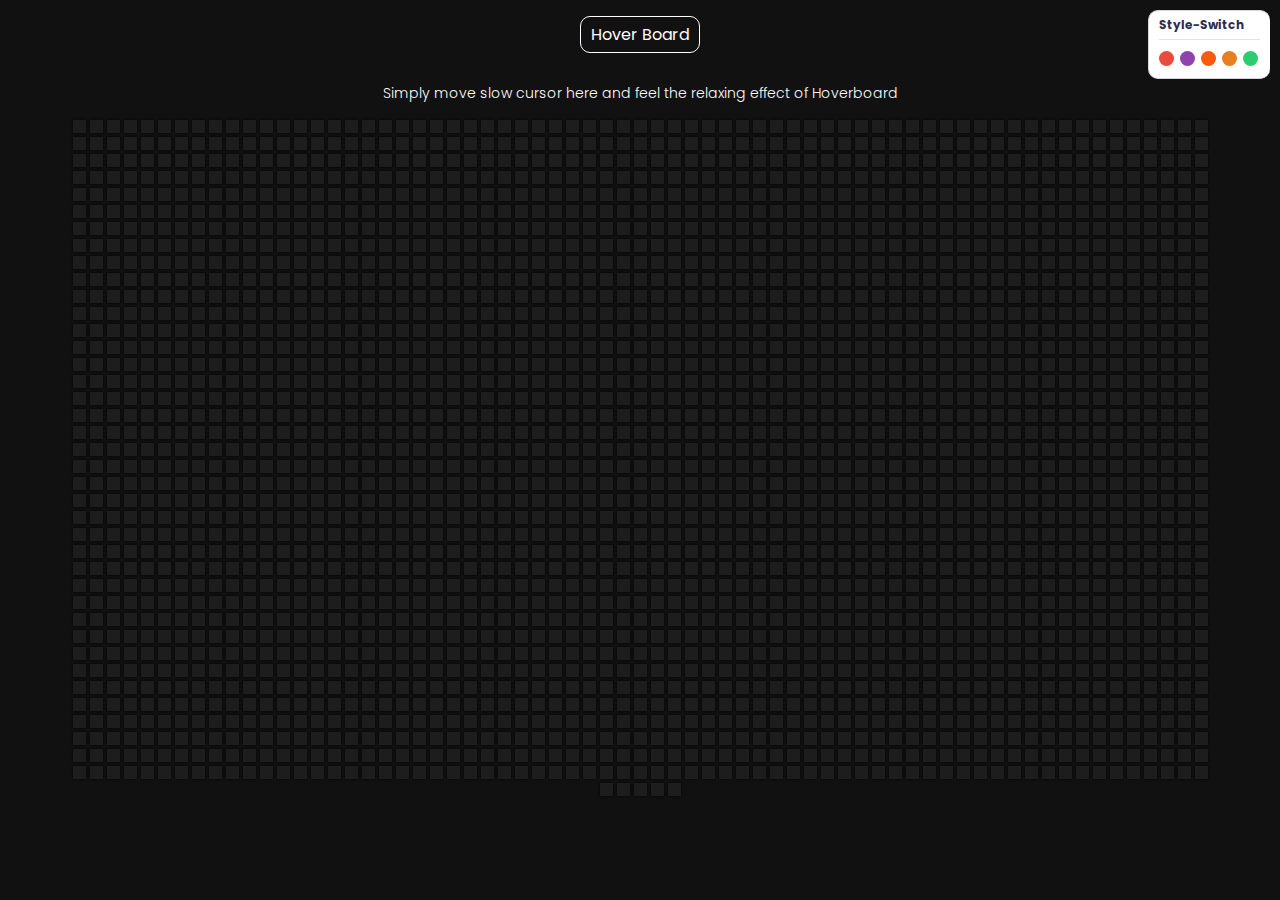
<file: miniProjects/hoverBoard/index.html>
<!DOCTYPE html>
<html lang="en">
  <head>
    <meta charset="UTF-8" />
    <link rel="icon" type="image/x-icon" href="images/logo.jpg">
    <meta name="viewport" content="width=device-width, initial-scale=1.0" />
    <link rel="stylesheet" href="https://stackpath.bootstrapcdn.com/font-awesome/4.7.0/css/font-awesome.min.css">
    <link rel="stylesheet" href="style.css" />

  <title>Hover Board</title>
  </head>

  <body>
    <div class="row">
    <div class="heading">
      <h3>Hover Board</h3>
      <p>Simply move slow cursor here and feel the relaxing effect of Hoverboard</p>
    </div>
    <div class="container" id="container"></div>
  </div>

    <script src="script.js"></script>

    <div class="style-switch">
      <div class="toggle-style-switcher">
      </div>
      <h5>
          Style-Switch
      </h5>
      <ul>
       <li><a href="javascript:void(0);" id="#e74c3c" style="background-color: #e74c3c" onclick="setActiveStyle('#e74c3c')"></a></li>  
       <li><a href="javascript:void(0);" id="#8e44ad" style="background-color: #8e44ad" onclick="setActiveStyle('#8e44ad')"></a></li>
       <li><a href="javascript:void(0);" id="#fa5b0f" style="background-color: #fa5b0f" onclick="setActiveStyle('#fa5b0f')"></a></li>
       <li><a href="javascript:void(0);" id="#e67e22" style="background-color: #e67e22" onclick="setActiveStyle('#e67e22')"></a></li>
       <li><a href="javascript:void(0);" id="#2ecc71" style="background-color: #2ecc71" onclick="setActiveStyle('#2ecc71')"></a></li>
     </ul>
  </div>
  </body>
</html>
</file>
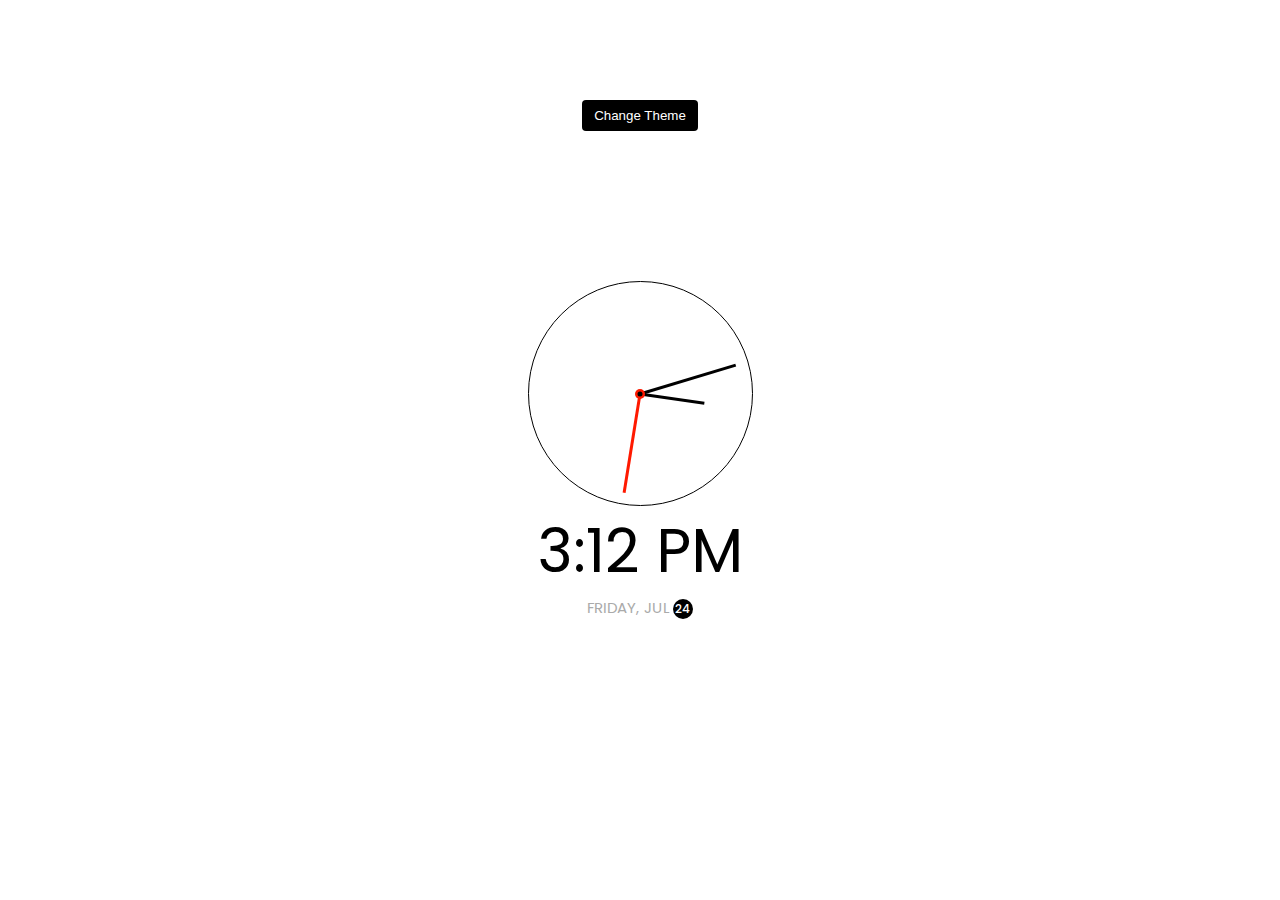
<file: miniProjects/themeClock/index.html>
<!DOCTYPE html>
<html lang="en">
  <head>
    <meta charset="UTF-8" />
    <link rel="icon" type="image/x-icon" href="images/logo.jpg">
    <meta name="viewport" content="width=device-width, initial-scale=1.0" />
    <link rel="stylesheet" href="style.css" />

  <title>Theme Clock</title>
  </head>
  <body>

    <button class="toggle">Change Theme</button>

    <div class="clock-container">
      <div class="clock">
        <div class="needle hour"></div>
        <div class="needle minute"></div>
        <div class="needle second"></div>
        <div class="center-point"></div>
      </div>

      <div class="time"></div>
      <div class="date"></div>
    </div>

    <script src="script.js"></script>
  </body>
</html>
</file>
<file: css/style.css>
body{
   margin: 0;
   line-height: 1.5;
   font-size: 16px;
   font-family: 'Montserrat', sans-serif;
   font-weight: 400;
}
*{
    margin: 0;
    padding: 0;
    outline: none;
    text-decoration: none;
    box-sizing: border-box;
}
input,textarea,select{
    font-family: 'Montserrat', sans-serif;
}
.section{
    background-color: #f2f2fc;
    min-height: 100vh;
    display: block;
    padding: 0 30px;
    position: fixed;
    left: 270px;
    top: 0;
    right: 0;
    bottom: 0;
    z-index: 0;
    opacity: 1;
    overflow-x: hidden;
    overflow-y: auto;
    -webkit-transition: all 0.3s ease-in-out;
    transition: all 0.3s ease-in-out;
}
.section.back-section{
    z-index: 1;
}
.section.active{
    z-index: 2;
    opacity: 1;
    -webkit-animation: slidesection 1s ease-in-out;
    animation:slidesection 1s ease-in-out;
}
@keyframes slidesection{
    0%{
        -webkit-transform: translateX(100%);
        transform: translateX(100%);
    }
    100%{
        -webkit-transform: translateX(0%);
        transform: translateX(0%);    
    }
    
}
.main-content{
    padding-left: 270px;
}
.container{
    max-width: 1100px;
    margin: auto;
    width: 100%;
}
.shadow-dark{
    -webkit-box-shadow: 0 0 20px rgba(48, 46, 77, 0.5);
    box-shadow: 0 0 20px rgba(48, 46, 77, 0.5);
}
::before,::after{
    box-sizing: border-box;
}

/*ASide*/
.aside{
    width: 270px;
    background-color: #fdf9ff;
    position: fixed;
    height: 100%;
    left: 0;
    top: 0;
    z-index: 11;
    border-right: 1px solid #e8dfec;
    padding: 30px;
    transition: all 0.3s ease;
}
.aside .aside-inner{
    position: absolute;
    left: 0;
    top: 0;
    width: 100%;
    height: 100%;
    padding: 30px;
    overflow-y: auto;
}
.aside .logo{
    padding: 30px 0;

}
.aside .logo a{
    font-size: 40px;
    color: #302e4d;
    font-family: 'Rubik', sans-serif;
    font-weight: 700;
    text-decoration: none;
    display: inline-block;
    position: relative;
    padding: 0 10px ;
    line-height: 50px;
    -webkit-transition: all 0.3s ease-in-out;
    transition: all 0.3s ease-in-out;
}
.aside .logo a::before{
    content: '';
    height: 20px;
    width: 25px;
    position: absolute;
    top: 0;
    left: 0;
}

.aside .logo a::after{
    content: '';
    height: 20px;
    width: 25px;
    position: absolute;
    bottom: 0;
    right: 0;

}
.aside .nav-toggle{
    height: 40px;
    width: 40px;
    border: 2px solid #d4d4e3;
    cursor: pointer;
    position: absolute;
    left: 300px;
    top: 20px;
    z-index: 11;
    border-radius: 5px;
    background-color: #fdf9ff;
    /* display: flex;
    display: -ms-flexbox; */
    display: none;
    -ms-flex-align: center;
    -ms-flex-pack: center;
    align-items: center;
    justify-content: center;
    -webkit-transition: all 0.3s ease-in-out;
    transition: all 0.3s ease-in-out;
}
.aside.nav-toggle span{
    background-color: transparent;
}
.aside .nav-toggle.open span::before{
    transform: rotate(60deg);
    -webkit-transform: rotate(60deg);
    top: 0px;
}
.aside .nav-toggle span{
    height: 2px;
    width: 18px;
    display: inline-block;
    position: relative;
}
.aside .nav-toggle span::after{
    content: '';
    height: 2px;
    width: 18px;
    position: absolute;
    top: 6px;
    left: 0;
}
.aside .nav-toggle.open span::after{
    transform: rotate(-60deg);
    -webkit-transform: rotate(-60deg);
    top: 0px;
}
.hidden{
    display: none;
}
.aside .nav-toggle span::before{
    content: '';
    height: 2px;
    width: 18px;
    position: absolute;
    top: -6px;
    left: 0;
}
.aside .nav{
    margin: 80px 0;
    list-style: none;
    padding: 0;
}
.aside .nav li{
    display: block;
}
.aside .nav li a{
    font-size: 16px;
    font-weight: 600;
    color: #302e4d;
    text-decoration: none;
    line-height: 45px;
    display: block;
    border-bottom: 1px solid #e8dfec;
    transition: all 0.3s ease-in;
    -webkit-transition: all 0.3s ease-in;
    text-transform: capitalize;
}
.aside .nav li a:not(.active):hover{
    padding-left: 8px;
}

.aside .nav li a .fa{
    margin-right: 8px;
}
.aside .copyright-text{
    font-size: 13px;
    color: #7d7d7d;

}

.home{
    min-height: 100vh;
    display: flex;
    display: -ms-flexbox;
}
.home .intro{
    text-align: center;
}
.home .intro img{
    height: 200px;
    width: 200px;
    border-radius: 50%;
    display: inline-block;
}
.home .intro h1{
    font-size: 30px;
    color: #302e4d;
    font-family: 'Rubik', sans-serif;
    font-weight: 700;
    margin: 20px 0 5px;
}
.home .intro p{
    font-size: 16px;
    font-weight: 500;
    margin: 0;
    line-height: 22px;
    color: #504e70;
}
.home .intro .social{
    margin-top: 25px;
}
.home .intro .social a{
    height: 35px;
    width: 35px;
    display: inline-block;
    text-align: center;
    line-height: 35px;
    color: #ffffff;
    margin: 0 5px;
    border-radius: 50%;
    text-decoration: none;
    transition: all 0.3s ease-in-out;
    -webkit-transition: all 0.3s ease-in-out;
}
.home .intro .social a:hover{
    -webkit-transform: scale(1.0);
    transform: scale(1.1);
    box-shadow: 0 0 8px rgba(48, 46, 77, 0.5);
    -webkit-box-shadow: 0 0 8px rgba(48, 46, 77, 0.5);
}

/*--------------------------about----------------------------*/
.section .container{
    padding-top: 60px;
    padding-bottom: 70px;
}
.section-title{
    max-width: 100%;
    -ms-flex: 0 0 100%;
    flex: 0 0 100%;
    margin-bottom: 60px;
}
.section-title h2{
    font-size: 40px;
    color: #302e4d;
    font-family: 'Rubik', sans-serif;
    font-weight: 500;
    margin: 0;
    position: relative;
}
.section-title h2::before{
    content: '';
    height: 4px;
    width: 50px;
    position: absolute;
    top: 100%;
    left: 0;  
}
.section-title h2::after{
    content: '';
    height: 4px;
    width: 25px;
    position: absolute;
    top: 100%;
    left: 0;  
    margin-top: 8px;
}
.row{
    display: -ms-flexbox;
    display: flex;
    -ms-flex-wrap: wrap;
    flex-wrap: wrap;
    margin-right: -15px;
    margin-left: -15px;
    position: relative;
}
.padd-15{
    padding-left: 15px;
    padding-right: 15px;
}
.about .about-con{
    -ms-flex: 0 0 100%;
    flex: 0 0 100%;
    max-width: 100%;
}
.about .about-con .about-text{
    -ms-flex: 0 0 100%;
    flex: 0 0 100%;
    max-width: 100%;
}
.about .about-con .about-text h3{
    font-size: 24px;
    margin-bottom: 15px;
    font-weight: 700;
    color: #302e4d;
}
.about .about-con .about-text p{
    font-size: 16px;
    line-height: 25px;
    color: #504e70;
    margin: 0;
}
.about .about-con .personal-info{
    -ms-flex: 0 0 60%;
    flex: 0 0 60%;
    max-width: 60%;
    margin-top: 40px;
}
.about .about-con .personal-info .info-item{
    -ms-flex: 0 0 50%;
    flex: 0 0 50%;
    max-width: 50%;
}
.about .about-con .personal-info .info-item p{
    font-weight: 600;
    padding: 10px 0;
    font-size: 16px;
    color: #302e4d;
    margin: 0;
    border-bottom: 1px solid #d6c8db;
}
.about .about-con .personal-info .info-item p span{
    font-weight: 400;
    color: #504e70;
    margin-left: 4px;
    display: inline-block;
}
.btn{
    font-size: 16px;
    font-family: 'Rubik', sans-serif;
    font-weight: 500;
    padding: 12px 35px;
    color: #fff;
    border-radius: 40px;
    -webkit-transition: all 0.3s ease;
    transition: all 0.3s ease;
    display: inline-block;
    white-space: nowrap;
    cursor: pointer;
}
.about .about-con .personal-info .buttons{
    margin-top: 30px;
}
.about .about-con .personal-info .buttons .btn{
    margin-right: 15px;
    margin-top: 10px;
}
 .btn:hover{
    transform: scale(1.05);
    -webkit-transform: scale(1.05);
    box-shadow: 0 0 5px rgba(0, 0, 0, 0.4);
}
.about .about-con .skills{
    -ms-flex: 0 0 40%;
    flex: 0 0 40%;
    max-width: 40%;
    margin-top: 40px;
}
.about .about-con .skills .skill-items{
    -ms-flex: 0 0 100%;
    flex: 0 0 100%;
    max-width: 100%;
}
.about .about-con .skills .skill-items h5{
    line-height: 15px;
    font-weight: 600;
    padding: 10px 0;
    font-size: 16px;
    color: #302e4d;
    text-transform: capitalize;
}
.about .about-con .skills .skill-items .progress{
    background-color: #e3e3e3;
    height: 6px;
    border-radius: 4px;
    overflow: hidden;
    width: 100%;
    position: relative;
    margin: 0;
}
.about .about-con .skills .skill-items{
    margin-bottom: 30px;
}
.about .about-con .skills .skill-items .progress .progress-in{
    position: absolute;
    left: 0;
    top: 0;
    height: 100%;
    border-radius: 4px;
}
.about .about-con .education{
    -ms-flex: 0 0 50%;
    flex: 0 0 50%;
    max-width: 50%;
    margin-top: 30px;
}
.about .about-con .experience{
    -ms-flex: 0 0 50%;
    flex: 0 0 50%;
    max-width: 50%;
    margin-top: 30px;
}
.about .about-con h3.title{
    font-size: 24px;
    margin-bottom: 30px;
    font-weight: 700;
    color: #302e4d;
}
.about .about-con .timeline-box{
-ms-flex: 0 0 90%;
flex: 0 0 90%;
max-width: 100%;
}
.about .about-con .timeline{
    background-color: #fdf9ff;
    padding: 30px 15px;
    border-radius: 10px;
    border: 1px solid #d6c8db;
    width: 100%;
    position: relative;
}
.about .about-con .timeline .timeline-item{
    position: relative;
    padding-left: 20px;
}
.about .about-con .timeline .timeline-item:last-child{
    padding-bottom: 0;
}
.about .about-con .timeline .timeline-item::before{
    content: '';
    width: 1px;
    position: absolute;
    height: 100%;
    left: 0;
    top: 0;
}
.about .about-con .timeline .circle-dot{
    position: absolute;
    left: 0;
    top: 0;
    height: 15px;
    width: 15px;
    border-radius: 50%;
    left: -7px;
}
.about .about-con .timeline .timeline-date{
    font-size: 14px;
    font-weight: 400;
    margin-bottom: 12px;
    color: #504e70;
}
.about .about-con .timeline .timeline-date .fa{
    margin-right: 5px;
}
.about .about-con .timeline .timeline-title{
    font-weight: 700;
    font-size: 18px;
    margin-bottom: 15px;
    text-transform: capitalize;
    color: #302e4d;
}
.about .about-con .timeline .timeline-text{
    font-size: 16px;
    line-height: 25px;
    color: #504e70;
    margin: 0;
    padding-bottom: 50px;
}

/* services-section */
.services .container{
    padding-bottom: 40px;
}

.services .services-item{
    margin-bottom: 30px;
    -ms-flex: 0 0 33.33%;
    flex: 0 0 33.33%;
    max-width: 33.33%;
    left: 0;
    right: 0;
    display: flex;
}
.services .services-item .service-item-inner{
    background-color: #fdf9ff;
    border: 1px solid #d4d4e3;
    border-radius: 10px;
    padding: 30px 15px;
    text-align: center;
    width: 100%;
}
.services .services-item .service-item-inner:hover{
    -webkit-box-shadow: 0 0 10px rgba(48, 46, 77, 0.5);
    box-shadow: 0 0 10px rgba(48, 46, 77, 0.5);
}
.services .services-item .service-item-inner .icon{
     height: 60px;
     width: 60px;
     display: block;
     text-align: center;
     margin: 0 auto 30px;
     border-radius: 50%;
     -webkit-transition: all 0.5 ease-in-out;
     transition: all 0.5 ease-in-out;
}

.services .services-item .service-item-inner .icon .fa{
    font-size: 40px;
    line-height: 60px;
    -webkit-transition: all 0.5 ease-in-out;
    transition: all 0.5 ease-in-out;
}
.services .services-item .service-item-inner:hover .icon .fa{
    font-size: 25px;
    color: #ffffff;
}
.services .services-item .service-item-inner h4{
     font-size: 18px;
     margin-bottom: 15px;
     color: #302e4d;
     font-weight: 700;
     text-transform: capitalize;
}
.services .services-item .service-item-inner p{
    font-size: 16px;
    color: #504e70;
    line-height: 25px;

}

/* blog section */
.blog .container{
    padding-bottom: 40px;
}
.blog .blog-item{
    flex: 0 0 33.33%;
    max-width: 33.33%;
    margin-bottom: 30px;
    display: -ms-flexbox;
    display: flex;
}
.blog .blog-item-inner{
    border-radius: 10px;
    overflow: hidden;
    border: 1px solid #d4d4e3;
}
.blog .blog-item-inner .blog-img{
    position: relative;
    overflow: hidden;
}
.blog .blog-item-inner .blog-img img{
     width:100%;
     display: block;
     -webkit-transition: all 0.5s ease;
     transition: all 0.5s ease;
}
.blog .blog-item-inner:hover .blog-img img{
    -webkit-transform: scale(1.05);
    transform: scale(1.05);
}
.blog .blog-item-inner .blog-img .blog-date{
    position: absolute;
    padding: 4px 10px;
    color: #ffffff;
    font-weight: 600;
    font-size: 14px;
    border-radius: 5px;
    left: 15px;
    bottom: 15px;
}
.blog .blog-item-inner .blog-info{
    padding: 30px 15px;
    background-color: #fdf9ff;
    width: 100%;
    height: 100%;
}
.blog .blog-item-inner .blog-info .blog-title{
    font-size: 18px;
    font-weight: 700;
    color: #302e4d;
    text-transform: capitalize;
    margin-bottom: 10px;
}
.blog .blog-item-inner .blog-info .blog-discription{
    font-size: 16px;
    line-height: 25px;
    color: #504e70;
    font-weight: 400;
    margin-bottom: 15px;
}
.blog .blog-item-inner .blog-info .blog-tags{
    font-size: 14px;
    line-height: 25px;
    color: #504e70;
    font-weight: 400;
    text-transform: capitalize;
}
.blog .blog-item-inner .blog-info .blog-tags a{
    text-decoration: none;
    font-weight: 600;
}


/* contact */

.contact .contact-info-item{
    flex: 0 0 33.33%;
    -ms-flex: 0 0 0 33.33%;
    max-width: 33.33%;
    text-align: center;
    margin-bottom: 50px;
}
.contact .contact-info-item .icon{
    display: inline-block;
    -webkit-transform: all 0.3s ease;
    transform: all 0.3s ease;
}
.contact .contact-info-item .icon:hover{
   transform: scale(1.05);
}
.contact .contact-info-item .icon .fa{
    font-size: 40px;
}
.contact .contact-info-item h4{
    font-size: 18px;
    font-weight: 700;
    color: #302e4d;
    text-transform: capitalize;
    margin: 15px 0 15px;
}
.contact .contact-info-item p{
    font-size: 16px;
    line-height: 25px;
    color: #504e70;
    margin: 0;
    font-weight: 400;
}
.contact .contact-form{
  flex: 0 0 100%;
  -ms-flex: 0 0 100%;
  max-width: 100%;
  padding-top: 25px;
  -webkit-box-shadow: 0 0 10px rgba(48, 46, 77, 0.5);
  box-shadow: 0 0 10px rgba(48, 46, 77, 0.5);
  border-radius: 15px;
}
.contact .contact-form .col-6{
   flex: 0 0 50%;
   -ms-flex: 0 0 50%;
   max-width: 50%;
}
.contact .contact-form .col-12{
    flex: 0 0 100%;
    -ms-flex: 0 0 100%;
    max-width: 100%;
 }
 .contact .contact-form .form-item{
     margin-bottom: 25px;
 }
.contact .contact-form .form-item .form-control{
    width: 100%;
    height: 45px;
    border-radius: 20px;
    border: 1px solid black;
    padding: 10px 25px;
    font-size: 16px;
    color: #504e70;
    -webkit-transform: all 0.3s ease;
    transform: all 0.3s ease;
}
.contact .contact-form .form-item .form-control:focus{
    -webkit-box-shadow: 0 0 15px rgba(48, 46, 77, 0.5);
    box-shadow: 0 0 15px rgba(48, 46, 77, 0.5);
}
.contact .contact-form .form-item textarea.form-control{
    height: 120px;
}
.contact .contact-form .btn{
    height: 50px;
    padding: 0 50px;
}


  ::-webkit-scrollbar {
    width: 6px;
  }
  
  ::-webkit-scrollbar-track {
    background-color: #f2f2fc;
  }
  
  ::-webkit-scrollbar-thumb {
    border-radius: 10px;
  }



/* dark-body */
body.dark .aside,
body.dark .contact .contact-form,
body.dark .about .about-con .timeline,
body.dark .services .services-item .service-item-inner,
body.dark .blog .blog-item-inner .blog-info {
    background-color: #222222;
}
body.dark .section,body.dark ::-webkit-scrollbar-track,
body.dark .contact .contact-form .form-item .form-control{
    background-color: #151515;
}
body.dark .about .about-con .personal-info .info-item p,
body.dark .about .about-con .about-text h3,
body.dark .about .about-con .timeline .timeline-title,
body.dark .about .about-con .timeline .timeline-date,
body.dark .section-title h2,
body.dark .services .services-item .service-item-inner h4 ,
body.dark .blog .blog-item-inner .blog-info .blog-title,
body.dark .contact .contact-info-item h4,
body.dark .contact .contact-form .form-item .form-control,
body.dark .home .intro h1,
body.dark .aside .logo a,
body.dark .aside .nav li a{
    color: #ffffff;
}
body.dark .copyright-text, 
body.dark .about .about-con .timeline .timeline-text,
body.dark .home .intro p,
body.dark .contact .contact-info-item p ,
body.dark .about .about-con .personal-info .info-item p span,
body.dark .about .about-con h3.title,
body.dark .blog .blog-item-inner .blog-info .blog-discription ,
body.dark .blog .blog-item-inner .blog-info .blog-tags,
body.dark .services .services-item .service-item-inner p ,
body.dark .about .about-con .about-text p,
body.dark .about .about-con .skills .skill-items h5{
    color: #e9e9e9;
}
body.dark .aside .nav li a,
body.dark .services .services-item body.dark .services .services-item,
body.dark .contact .contact-form .form-item .form-control,
body.dark .blog .blog-item-inner{
    border-color: #393939;
}
body.dark .shadow-dark{
    -webkit-box-shadow:none;
    box-shadow: none;
}

/* ----------------------------------------------------- */

.preloader{
    background-color: #222222;
    position: fixed;
    left: 0;
    top: 0;
    height: 100%;
    width: 100%;
    z-index: 150;
    display: flex;
    align-items: center;
    justify-content: center;
    transition: all 1s ease;
}
  .loader{
    position: relative;
    display: flex;
  }
  .loader span{
    position: relative;
    width: 300px;
    height: 300px;
    background: #eaeef0;
    border: 6px solid #eaeef0;
    border-radius: 50%;
    box-shadow: -8px -8px 15px rgba(255,255,255,0.25), 8px 8px 25px rgba(0,0,0,0.1);
    /* border: 6px solid #eaeef0; */
    overflow: hidden;
  }
  .loader span::before{
    content: '';
    position: absolute;
    border-radius: 50%;
    inset: 0;
    box-shadow: inset 10px 10px 20px rgba(0,0,0,0.5),
    inset -5px -5px 15px rgba(0,0,0,0.25);
  }
  .loader span::after{
    content: '';
    position: absolute;
    border-radius: 50%;
    inset: 25px;
    background: #eaeef0;
    border: 4px solid #e6e8e9;
    box-shadow: -8px -8px 10px rgba(255, 255, 255, 0.5),
    8px 8px 15px rgba(0,0,0,0.25),
    inset 3px 3px 10px rgba(0,0,0,0.15),
    inset -5px -5px 15px rgba(255, 255, 255, 1);
  }
  .loader span i{
    position: absolute;
    inset: 0;
    filter: blur(5px);
    border-radius: 50%;
    background: linear-gradient(#42abff,#ffeb3b,#ff3f7f,#4eff6b);
    animation: animate 3s linear infinite;
  }
  @keyframes animate {
    0%{
      transform: rotate(0deg);
    }
    100%{
      transform: rotate(360deg);
    }
  }
  .rocket{
    position:absolute;
    inset: 50px;
    z-index: 10;
    display: flex;
    overflow: hidden;
    justify-content: center;
    align-items: center;
    border-radius: 50%;
  }
  .rocket .fa-rocket{
      position: absolute;
      font-size: 4em;
      color: #ff0055;
      -webkit-text-stroke: 2px #252525; 
      animation: animateRocket 0.3s linear infinite;
  }
  .rocket .fa-fire{
    position: absolute;
    font-size: 2em;
    color: orange;
    top: 125px;
    -webkit-text-stroke: 2px #252525; 
    animation: animateFlame 0.3s linear infinite;
  }
  @keyframes animateRocket {
    0%,100%{
      transform: translate(0,0) rotate(-45deg);
    }
    50%{
      transform: translate(-3px,3px) rotate(-45deg);
    }
  }
  @keyframes animateFlame {
    0%,100%{
      transform: translate(0,0) rotate(180deg);
    }
    50%{
      transform: translate(-3px,3px) rotate(180deg);
    }
  }
  .fa-cloud{
    position: absolute;
    top: calc(55px*var(--i));
    left: calc(60px*var(--i));
    font-size: 2em;
    color: rgb(181, 250, 227);
    -webkit-text-stroke: 2px #000;
    z-index: 0;
    animation: animateCloud 1s linear infinite;
    animation-delay: calc(-0.3s*var(--i));
  }
  @keyframes animateCloud {
    0%{
      transform: translateY(calc(-35*5px));
    }
    100%{
      transform: translateY(calc(35*5px));
    }
  }
  
.preloader.opacity-0{
    opacity: 0;
}

/* ----------------------------------------------------- */


/* Responsive */

@media(max-width: 1150px){
    .section .container{
        padding-top: 70px;
    }
    .aside .nav-toggle{
        display: flex;
        display: -ms-flexbox;
    }
    .aside .nav-toggle.open{
        left:200px;
    }
    .aside{
        left: -270px;
    }
    .aside.open{
         left: 0px;
    }
    .section{
        left: 0;
    }
    .about .about-con .personal-info .info-item p span{
        display: block;
        margin-left: 0;
    }
    .about .about-con .personal-info .info-item p{
        font-size: 14px;
    }
    .portfolio .portfolio-item,
    .services .services-item{
        -ms-flex: 0 0 50%;
        flex: 0 0 50%;
        max-width: 50%;
    }
    .section.open{
        left: 200px;
    }
    .blog .blog-item{
        -ms-flex: 0 0 80%;
        flex: 0 0 80%;
        max-width: 90%;
    }
    .contact .contact-info-item .icon .fa{
        font-size: 25px;
    }
    .contact .contact-info-item h4{
        font-size: 14px;
        margin: 5px 0 5px;
    }
    .contact .contact-info-item p{
        font-size: 12px;
        line-height: 15px;
    }
}
@media(max-width: 766px){
    .about .about-con .personal-info,
    .services .services-item,
    .about .about-con .education,
    .about .about-con .skills,
    .about .about-con .experience
    {
       -ms-flex: 0 0 100%;
       flex: 0 0 100%;
       max-width: 100%;
    }
}
</file>
<file: css/pink.css>
.aside .logo a::before{
    border-top: 4px solid#ec1839;
    border-left: 4px solid#ec1839;
}

.aside .logo a::after{
    border-bottom: 4px solid#ec1839;
    border-right: 4px solid#ec1839;
}
.aside .nav li a:hover,body.dark .aside .nav li a:hover,
.contact .contact-info-item .icon .fa,
.about .about-con .about-text h3 span,
.aside .nav li a.active,
body.dark .aside .nav li a.active,
.blog .blog-item-inner .blog-info .blog-tags a,
.about .about-con .timeline-text span,
.outer-links,
.services .services-item .service-item-inner .icon .fa{
    color: #ec1839;
}
.aside .nav-toggle span,
.aside .nav-toggle span::before,
.aside .nav-toggle span::after,
.home .intro .social a, ::-webkit-scrollbar-thumb,
.section-title h2::before,
.services .services-item .service-item-inner:hover .icon,
.section-title h2::after,.about .about-con .timeline .circle-dot,
.btn,.about .about-con .timeline .timeline-item::before,.blog .blog-item-inner .blog-img .blog-date,
.about .about-con .skills .skill-items .progress .progress-in{
    background-color: #ec1839;
}
.home .intro img{
    border: 3px solid #ec1839;
}
</file>
<file: css/blue.css>
.aside .logo a::before{
    border-top: 4px solid#2196f3;
    border-left: 4px solid#2196f3;
}

.aside .logo a::after{
    border-bottom: 4px solid#2196f3;
    border-right: 4px solid#2196f3;
}
.aside .nav li a:hover,body.dark .aside .nav li a:hover,
.contact .contact-info-item .icon .fa,
.about .about-con .about-text h3 span,
.aside .nav li a.active,
body.dark .aside .nav li a.active,
.blog .blog-item-inner .blog-info .blog-tags a,
.about .about-con .timeline-text span,
.outer-links,
.services .services-item .service-item-inner .icon .fa{
    color: #2196f3;
}
.aside .nav-toggle span,
.aside .nav-toggle span::before,
.aside .nav-toggle span::after,
.home .intro .social a,::-webkit-scrollbar-thumb,
.section-title h2::before,
.services .services-item .service-item-inner:hover .icon,
.section-title h2::after,.about .about-con .timeline .circle-dot,
.btn,.about .about-con .timeline .timeline-item::before,.blog .blog-item-inner .blog-img .blog-date,
.about .about-con .skills .skill-items .progress .progress-in{
    background-color: #2196f3;
}
.home .intro img{
    border: 3px solid #2196f3;
}
</file>
<file: css/yellow.css>
.aside .logo a::before{
    border-top: 4px solid#ffb400;
    border-left: 4px solid#ffb400;
}

.aside .logo a::after{
    border-bottom: 4px solid#ffb400;
    border-right: 4px solid#ffb400;
}
.aside .nav li a:hover,body.dark .aside .nav li a:hover,
.contact .contact-info-item .icon .fa,
.about .about-con .about-text h3 span,
.aside .nav li a.active,
body.dark .aside .nav li a.active,
.blog .blog-item-inner .blog-info .blog-tags a,
.about .about-con .timeline-text span,
.outer-links,
.services .services-item .service-item-inner .icon .fa{
    color: #ffb400;
}
.aside .nav-toggle span,
.aside .nav-toggle span::before,
.aside .nav-toggle span::after,
.home .intro .social a,::-webkit-scrollbar-thumb,
.section-title h2::before,
.services .services-item .service-item-inner:hover .icon,
.section-title h2::after,.about .about-con .timeline .circle-dot,
.btn,.about .about-con .timeline .timeline-item::before,.blog .blog-item-inner .blog-img .blog-date,
.about .about-con .skills .skill-items .progress .progress-in{
    background-color: #ffb400;
}
.home .intro img{
    border: 3px solid #ffb400;
}
</file>
<file: css/orange.css>
.aside .logo a::before{
    border-top: 4px solid#fa5b0f;
    border-left: 4px solid#fa5b0f;
}

.aside .logo a::after{
    border-bottom: 4px solid#fa5b0f;
    border-right: 4px solid#fa5b0f;
}
.aside .nav li a:hover,body.dark .aside .nav li a:hover,
.contact .contact-info-item .icon .fa,
.about .about-con .about-text h3 span,
.aside .nav li a.active,
body.dark .aside .nav li a.active,
.blog .blog-item-inner .blog-info .blog-tags a,
.about .about-con .timeline-text span,
.outer-links,
.services .services-item .service-item-inner .icon .fa{
    color: #fa5b0f;
}
.aside .nav-toggle span,
.aside .nav-toggle span::before,
.aside .nav-toggle span::after,
.home .intro .social a,::-webkit-scrollbar-thumb,
.section-title h2::before,
.services .services-item .service-item-inner:hover .icon,
.section-title h2::after,.about .about-con .timeline .circle-dot,
.btn,.about .about-con .timeline .timeline-item::before,.blog .blog-item-inner .blog-img .blog-date,
.about .about-con .skills .skill-items .progress .progress-in{
    background-color: #fa5b0f;
}
.home .intro img{
    border: 3px solid #fa5b0f;
}
</file>
<file: css/green.css>
.aside .logo a::before{
    border-top: 4px solid#72b626;
    border-left: 4px solid#72b626;
}

.aside .logo a::after{
    border-bottom: 4px solid#72b626;
    border-right: 4px solid#72b626;
}
.aside .nav li a:hover,body.dark .aside .nav li a:hover,
.contact .contact-info-item .icon .fa,
.about .about-con .about-text h3 span,
.aside .nav li a.active,
body.dark .aside .nav li a.active,
.blog .blog-item-inner .blog-info .blog-tags a,
.about .about-con .timeline-text span,
.outer-links,
.services .services-item .service-item-inner .icon .fa{
    color: #72b626;
}
.aside .nav-toggle span,
.aside .nav-toggle span::before,
.aside .nav-toggle span::after,
.home .intro .social a,::-webkit-scrollbar-thumb,
.section-title h2::before,
.services .services-item .service-item-inner:hover .icon,
.section-title h2::after,.about .about-con .timeline .circle-dot,
.btn,.about .about-con .timeline .timeline-item::before,.blog .blog-item-inner .blog-img .blog-date,
.about .about-con .skills .skill-items .progress .progress-in{
    background-color: #72b626;
}
.home .intro img{
    border: 3px solid #72b626;
}
</file>
<file: css/styleSwitcher.css>
.style-switch{
    position: fixed;
    top: 20px;
    right: 0;
    z-index: 10;
    background-color: #ffffff;
    padding: 15px;
    border: 1px solid #d4d4e3;
    border-right: none;
    border-radius: 0 0 0 10px ;
    -webkit-transform: translateX(100%);
    transform: translateX(100%);
    -webkit-transition: all 0.3s ease-in-out;
    transition: all 0.3s ease-in-out;
}
.style-switch.open{
    -webkit-transform: translateX(0%);
    transform: translateX(0%);
}
.style-switch h5{
    font-size: 16px;
    color: 302e4d;
    margin-bottom: 8px;
    margin-top: 0;
    padding-bottom: 5px;
    border-bottom: 1px solid #e8dfec;
}
.style-switch ul{
    margin: 0;
    padding: 0;
    list-style: none;
}

.style-switch ul li{
    display: inline-block;
}

.style-switch ul li a{
    height: 20px;
    width: 20px;
    display: block;
    border-radius: 50%;
    cursor: pointer;
    text-decoration: none;
    margin-right: 2px;
}
.style-switch .toggle-style-switcher{
    position: absolute;
    height: 45px;
    width: 45px;
    background-color: #ffffff;
    left: -46px;
    top: -1px;
    border: 1px solid #d4d4e3;
    border-right: none;
    text-align: center;
    cursor: pointer;
    border-radius: 10px 0 0 10px;
}
.style-switch .toggle-style-switcher .fa{
    font-size: 20px;
    line-height: 43px;
}
</file>
<file: miniProjects/style.css>
@import url('https://fonts.googleapis.com/css2?family=Poppins:wght@300;400&display=swap');
body{
    background-color: #111;
}
::-webkit-scrollbar {
    width: 8px;

  }
  
  ::-webkit-scrollbar-track {
    box-shadow: inset 0 0 5px #111;
    border-radius: 4px;
  }
  
  ::-webkit-scrollbar-thumb {
    background: #1579D6;
    border-radius: 10px;
  }
 .project {
        width: 100%;
        height: 100%;
        background-color: #111;
        font-family: 'Poppins', sans-serif;
        margin-bottom: 10%;
    }
    
    .projectContainer {
        text-align: center;
    }
    
    .projectTitleDiv {
        display: flex;
        flex-wrap: wrap;
        flex-direction: column;
        justify-content: center;
    }
    
    .projectTitleDiv h1 {
        color: #fff;
        font-size: 52px;
        font-family: 'Inter', sans-serif;
        font-weight: 800;
        margin-bottom: 5%;
        margin-left: auto;
        margin-right: auto;
        font-family: 'Poppins', sans-serif;
        position: relative;
    }
    
    .projectTitleDiv h1:after {
        content: '';
        height: 4px;
        border-radius: 8px;
        width: 100%;
        background-color: #1579D6;
        position: absolute;
        bottom: 0;
        left: 0px;
        top: 1.5em;
    }
    /*Project Tabs*/
    
    .projectTabs {
        padding: .5em;
        display: flex;
        justify-content: center;
        align-items: center;
        background-color: rgba(20, 20, 20);
        margin: 48px 0px 48px 0px;
        position: sticky;
        top: 0px;
        z-index: 10;
    }
    
    .blackBox1 {
        background-color: #0D0D0D;
        width: 15%;
        height: 72px;
        position: absolute;
        left: 0;
    }
    
    .blackBox2 {
        background-color: #0D0D0D;
        width: 15%;
        height: 72px;
        position: absolute;
        right: 0;
    }
    
    .projectTabs ul {
        list-style: none;
        padding: 0;
        display: flex;
        margin-left: 32px;
    }
    
    .projectTabs ul li {
        color: #fff;
        padding: 12px 48px;
        text-decoration: none;
        font-size: 24px;
        font-weight: 400;
        font-family: 'Inter', sans-serif;
        cursor: pointer;
    }
    
    .projectTabs ul li:hover {
        text-decoration: underline #1579D6 2px;
        text-underline-offset: 0.45em;
    }
    
    .projectTabs ul li:active {
        text-decoration: underline #1579D6 2px;
        text-underline-offset: 0.5em;
    }
    /*Project Showcase*/
    
    .projectShowcase {
        display: flex;
        flex-wrap: wrap;
        justify-content: center;
        align-items: center;
        margin-top: 20px;
    }
    
    .showcaseWrapper {
        display: flex;
        width: 90%;
        margin-top: 2%;
        margin-bottom: 2%;
    }
    
    .showcaseCard {
        width: 320px;
        height: 380px;
        padding: 1rem 1rem;
        border: 5px solid #ffffff;
        border-radius: 16px;
        position: relative;
        display: flex;
        align-items: flex-end;
        transition: 0.5s ease-in-out;
        border: 0;
        outline: 0;
        margin: 2%;
    }
    
    .showcaseCard:hover {
        transform: translateY(-10px);
    }
    
    .showcaseCard::before {
        content: "";
        position: absolute;
        top: 0;
        left: 0;
        display: block;
        border-radius: 8px;
        background: linear-gradient(180deg, rgba(7, 95, 176, 0.8) 0%, #0C2943 100%);
        z-index: 2;
        transition: all 0.8s ease-in-out;
        opacity: 0;
    }
    
    .showcaseCard:hover::before {
        width: 100%;
        height: 100%;
        opacity: 1;
    }
    
    .showcaseCard img {
        width: 100%;
        height: 100%;
        object-fit:fill;
        border: 1px solid #0649ad;
        box-shadow: 0px 0px 8px rgba(255, 255, 255, 0.2);
        position: absolute;
        border-radius: 10px;
        top: 0;
        left: 0;
    }
    
    .showcaseCard .info {
        position: relative;
        z-index: 3;
        color: #fff;
        opacity: 0;
        transform: translateY(30px);
        transition: 0.5s all;
    }
    
    .showcaseCard:hover .info {
        opacity: 1;
        transform: translateY(0px);
    }
    
    .showcaseCard .info h1 {
        margin: 0;
        text-align: left;
        font-size: 28px;
    }
    
    .showcaseCard .info h3 {
        margin-bottom: 20px;
        text-align: left;
        font-size: 20px;
    }
    
    .showcaseCard .info p {
        letter-spacing: 1px;
        text-align: left;
        font-size: 15px;
        margin-top: 8px;
        margin-bottom: 20px;
    }
    
    .showcaseCard .info .btn {
        text-decoration: none;
        padding: 0.5rem 1rem;
        background: white;
        color: rgba(21, 121, 214, 1);
        border-radius: 8px;
        font-size: 16px;
        font-weight: 500;
        transition:all 0.4s ease-in-out;
    }
    
    .showcaseCard .info .btn:hover {
        box-shadow: 0px 0px 8px rgba(0, 0, 0, 0.5);
        transform: scale(1.05);
    }
    /*View All Button*/
    
    .viewAllBtn {
        margin-top: 1.5rem;
        text-decoration: none;
        /* padding: 16px 32px; */
        width: 160px;
        height: 48px;
        background: #1579D6;
        color: #fff;
        border-radius: 8px;
        font-size: 20px;
        font-weight: 200;
        cursor: pointer;
        transition:all 0.3s ease-in-out;
        outline: none;
        border: none;
    }
    
    .viewAllBtn:hover {
        background-color: #0649ad;
        transform: scale(1.1);
    }
    
    .viewAllBtn a {
        text-decoration: none;
        color: #fff;
    }
    
    @media only screen and (min-width:1350px) {
        .showcaseWrapper {
            width: 70%;
        }
    }
    
    @media only screen and (max-width:1100px) {
        .showcaseCard {
            width: 320px;
            height: 380px;
            align-items: center;
        }
        .showcaseWrapper {
            width: 80%;
            display: flex;
            flex-direction: column;
            align-items: center;
            justify-content: center;
        }
        .showcaseCard{
            justify-items: center;
            display: flex;
        }
        .showcaseCard .info h1 {
            font-size: 24px;
        }
        .showcaseCard .info h3 {
            font-size: 16px;
            margin-bottom: 8px;
        }
        .showcaseCard .info p {
            font-size: 12px;
            margin-top: 6px;
            margin-bottom: 12px;
        }
        .showcaseCard .info .btn {
            font-size: 14px;
            margin-top: 16px;
        }
    } 
    
    
    
    
    
    /* Responsive styles for title  */
    
    @media only screen and (max-width:1000px) {
        .projectsTitle {
            font-size: 40px !important;
        }
    }
    
    @media only screen and (max-width:550px) {
        .projectsTitle {
            font-size: 32px !important;
        }
    }
    
    @media only screen and (max-width:360px) {
        .projectsTitle {
            font-size: 28px !important;
        }
    }
</file>
<file: miniProjects/countingApp/style.css>
body{
  background-color: rgb(37, 31, 31);
  color: azure;
  text-align: center;
  padding-top: 10%;
}
.row{
  border: 1px solid antiquewhite;
  margin-left: 10%;
  margin-right: 10%;
  border-radius: 5px;
  box-shadow: 0 0 5px rgba(215, 212, 255, 0.5);
  background-color: rgb(26, 26, 26);
  padding: 15px;
}
.row:hover{
  box-shadow: 0 0 15px rgba(215, 212, 255, 0.5);
}
h1{
  font-size: 40px;
}
h2{
  font-size: 40px;
  color:aliceblue;
}
button{
   border: 1px solid rgb(250, 60, 60);
   background-color: red;
   color: antiquewhite;
   width: 200px;
   padding: 10px 0px;
   font-size: 25px;
   transition: all 0.3s ease;
   margin: 10px;
   border-radius: 4px;
}
button:hover{
   background-color:  rgb(26, 26, 26);
   color: antiquewhite;
   border-radius: 10px;
   box-shadow: 0 0 10px rgba(250, 60, 60, 0.3);
}
.save{
  background-color: green;
  border: 1px solid rgb(41, 252, 51);
}
.save:hover{
  box-shadow: 0 0 10px rgba(41, 252, 51, 0.3);
}
p{
  font-size: 25px;
}
</file>
<file: miniProjects/hoverBoard/style.css>
@import url('https://fonts.googleapis.com/css2?family=Poppins:wght@300;400&display=swap');
* {
  box-sizing: border-box;
}

body {
  background-color: #111;
  display: flex;
  align-items: center;
  justify-content: center;
  margin: 0;
}
.row .heading{
  color: #fff;
  font-family: 'Poppins', sans-serif;
  text-align: center;
}
.row .heading h3{
  font-size: 16px;
  font-weight: 400;
  border: 1px solid #fff;
  display: inline-block;
  padding: 5px 10px 5px 10px;
  align-items: center;
  border-radius: 10px;
  transition: all 0.5s ease-in-out;
}
.row .heading h3:hover{
  transform: scale(1.1);
  background-color: #3e7072;
}
.row .heading p{
  font-size: 14px;
  font-weight: 300;
}
.row .container {
  display: flex;
  align-items: center;
  justify-content: center;
  flex-wrap: wrap;
  padding-left: 5%;
  padding-right: 5%;
}

.square {
  background-color: #1d1d1d;
  box-shadow: 0 0 2px #000;
  height: 13px;
  width: 13px;
  margin: 2px;
  transition: all 5s ease;
}

.square:hover {
  transition-duration: 0s;
}


















.style-switch{
    position: fixed;
    top: 10px;
    right: 10px;
    background-color: #ffffff;
    padding: 5px 10px ;
    border: 1px solid #d4d4e3;
    border-right: none;
    border-radius:10px;
    font-family: 'Poppins', sans-serif;
}

.style-switch h5{
  font-size: 12px;
  color: #302e4d;
  margin-bottom: 8px;
  margin-top: 0;
  padding-bottom: 5px;
  border-bottom: 1px solid #e8dfec;
}

.style-switch ul{
    margin: 0;
    padding: 0;
    list-style: none;
}

.style-switch ul li{
    display: inline-block;
}

.style-switch ul li a{
    height: 15px;
    width: 15px;
    display: block;
    border-radius: 50%;
    cursor: pointer;
    text-decoration: none;
    margin-right: 2px;
}
</file>
<file: miniProjects/themeClock/style.css>
@import url('https://fonts.googleapis.com/css2?family=Poppins:wght@300;400&display=swap');

* {
  box-sizing: border-box;
}

:root {
  --primary-color: #000;
  --secondary-color: #fff;
}

html {
  transition: all 0.5s ease-in;
}

html.dark {
  --primary-color: #fff;
  --secondary-color: #333;
}

html.dark {
  background-color: #111;
  color: var(--primary-color);
}

html.neon {
    --primary-color: #e5e5e5;
    --secondary-color: rgb(0, 86, 97);
  }
  
html.neon {
    background-color: #1c313a;
    color: var(--primary-color);
  }

body {
  font-family: 'Poppins', sans-serif;
  display: flex;
  align-items: center;
  justify-content: center;
  height: 100vh;
  overflow: hidden;
  margin: 0;
}

.toggle {
  cursor: pointer;
  background-color: var(--primary-color);
  color: var(--secondary-color);
  border: 0;
  border-radius: 4px;
  padding: 8px 12px;
  position: absolute;
  top: 100px;
}

.toggle:focus {
  outline: none;
}

.clock-container {
  display: flex;
  flex-direction: column;
  justify-content: space-between;
  align-items: center;
}

.clock {
  position: relative;
  width: 225px;
  height: 225px;
  border: 1px solid var(--primary-color);
  border-radius: 50%;
}

.needle {
  background-color: var(--primary-color);
  position: absolute;
  top: 50%;
  left: 50%;
  height: 65px;
  width: 3px;
  transform-origin: bottom center;
  transition: all 0.5s ease-in;
}

.needle.hour {
  transform: translate(-50%, -100%) rotate(0deg);
}

.needle.minute {
  transform: translate(-50%, -100%) rotate(0deg);
  height: 100px;
}

.needle.second {
  transform: translate(-50%, -100%) rotate(0deg);
  height: 100px;
  background-color: #ff1900;
}

.center-point {
  background-color: #fc1900;
  width: 10px;
  height: 10px;
  position: absolute;
  top: 50%;
  left: 50%;
  transform: translate(-50%, -50%);
  border-radius: 50%;
}

.center-point::after {
  content: '';
  background-color: var(--primary-color);
  width: 5px;
  height: 5px;
  position: absolute;
  top: 50%;
  left: 50%;
  transform: translate(-50%, -50%);
  border-radius: 50%;
}

.time {
  font-size: 60px;
  font-weight: 400;
}

.date {
  color: #aaa;
  font-size: 15px;
  letter-spacing: 0.3px;
  text-transform: uppercase;
  font-weight: 400;
}

.date .circle {
  background-color: var(--primary-color);
  color: var(--secondary-color);
  font-weight: 500;
  border-radius: 50%;
  height: 20px;
  width: 20px;
  display: inline-flex;
  align-items: center;
  justify-content: center;
  line-height: 18px;
  transition: all 0.5s ease-in;
  font-size: 12px;
}
</file>
